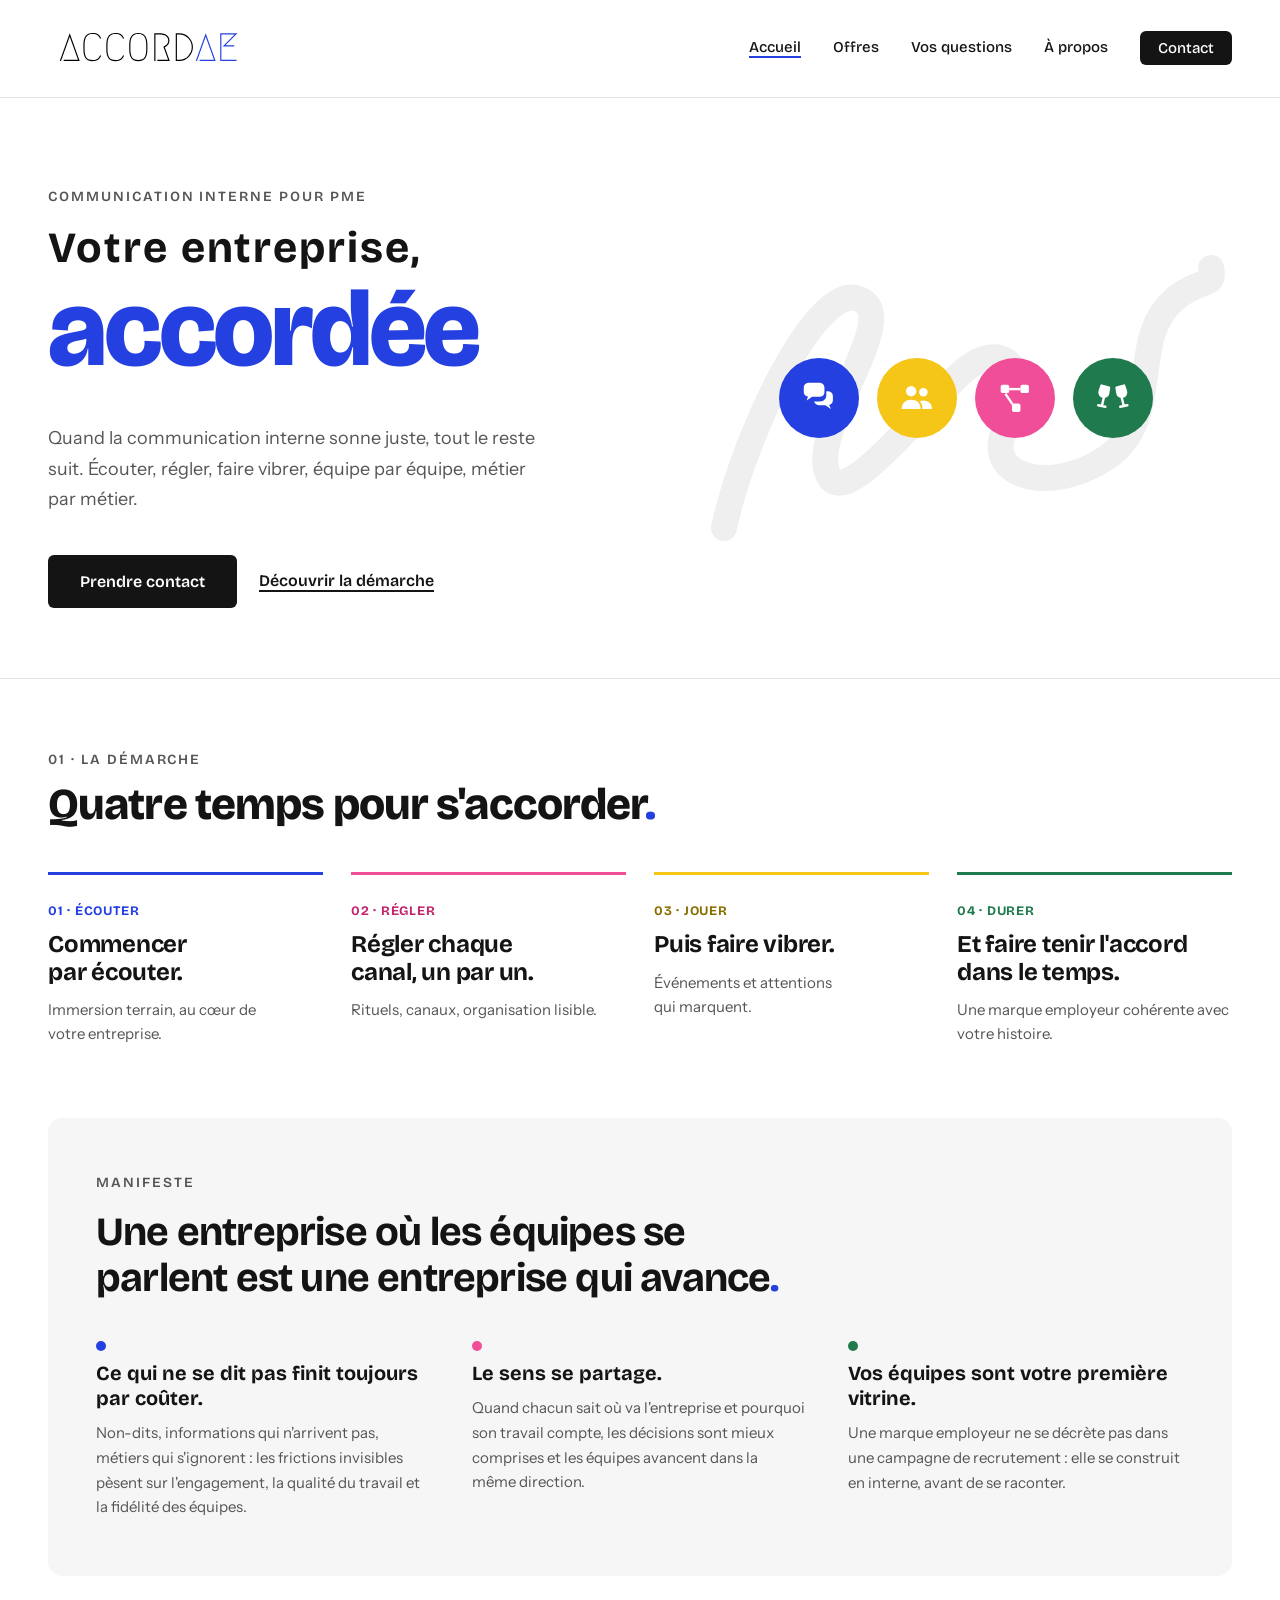
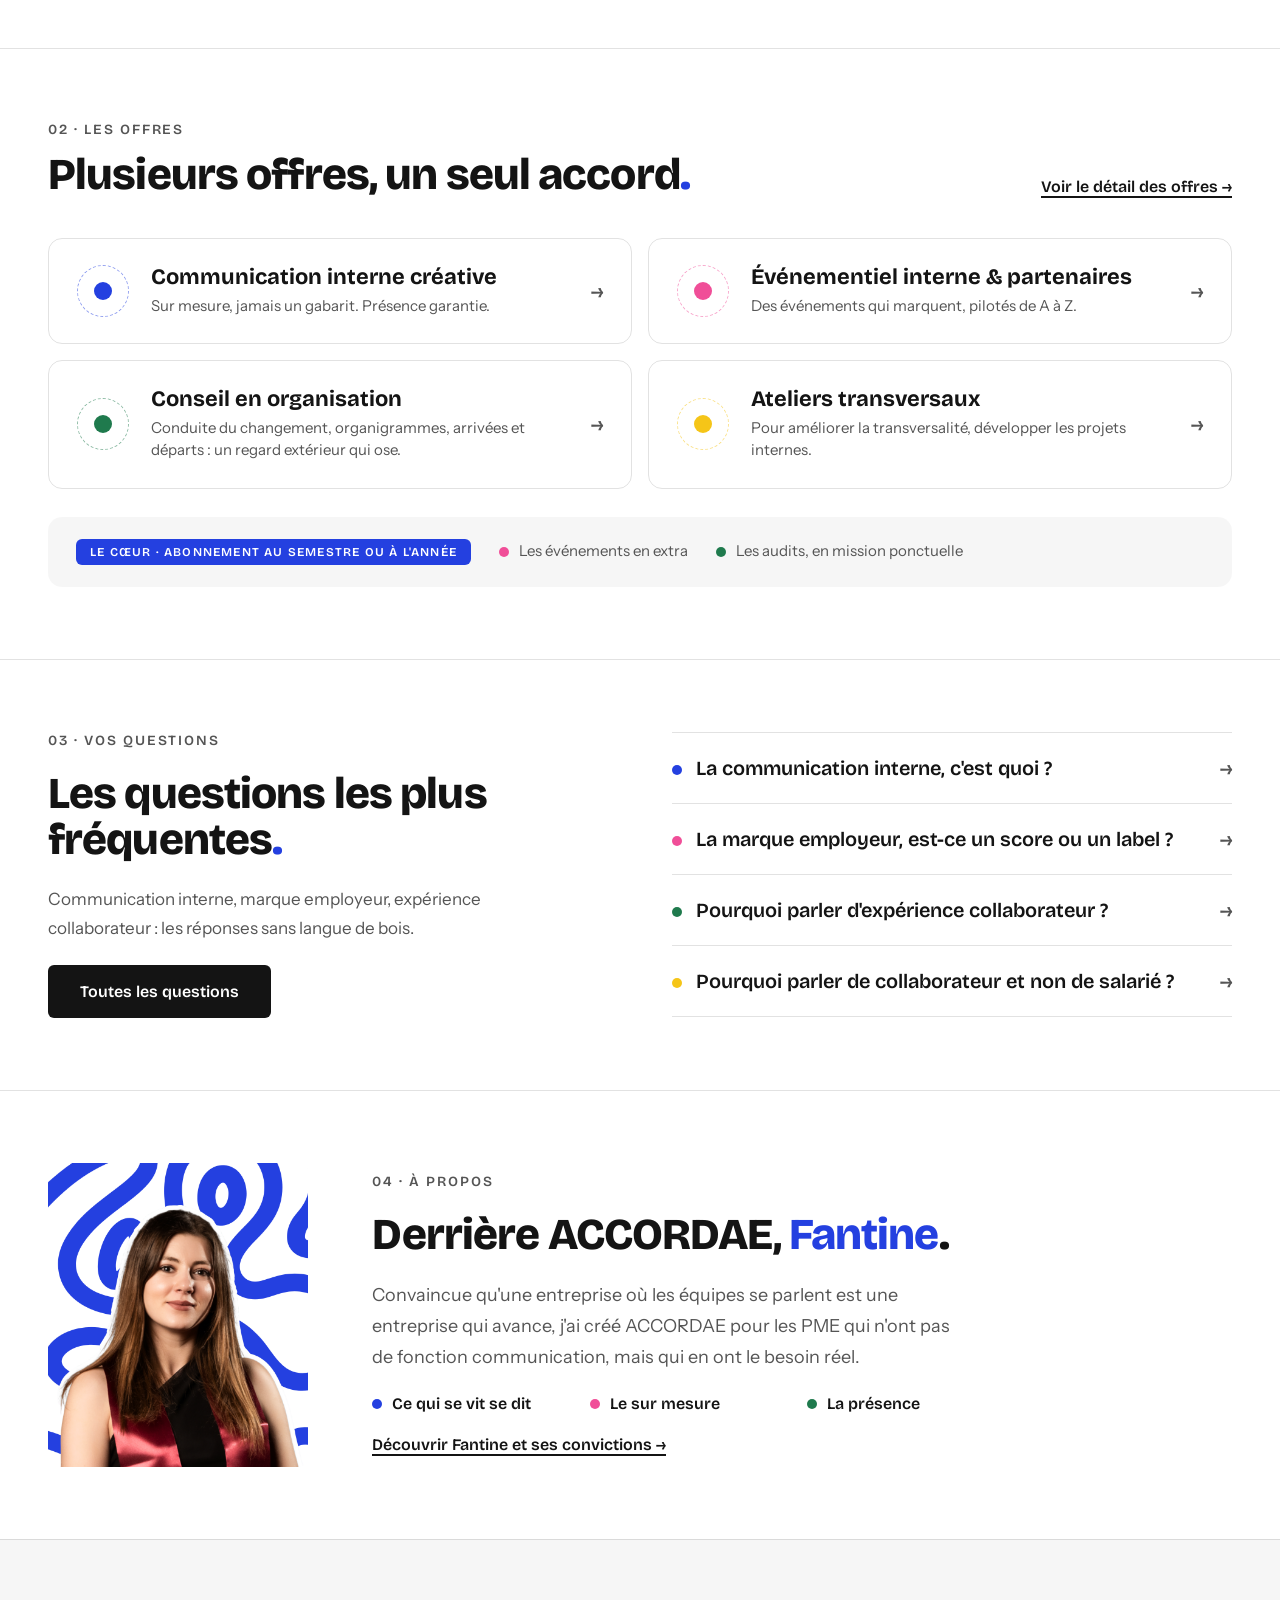
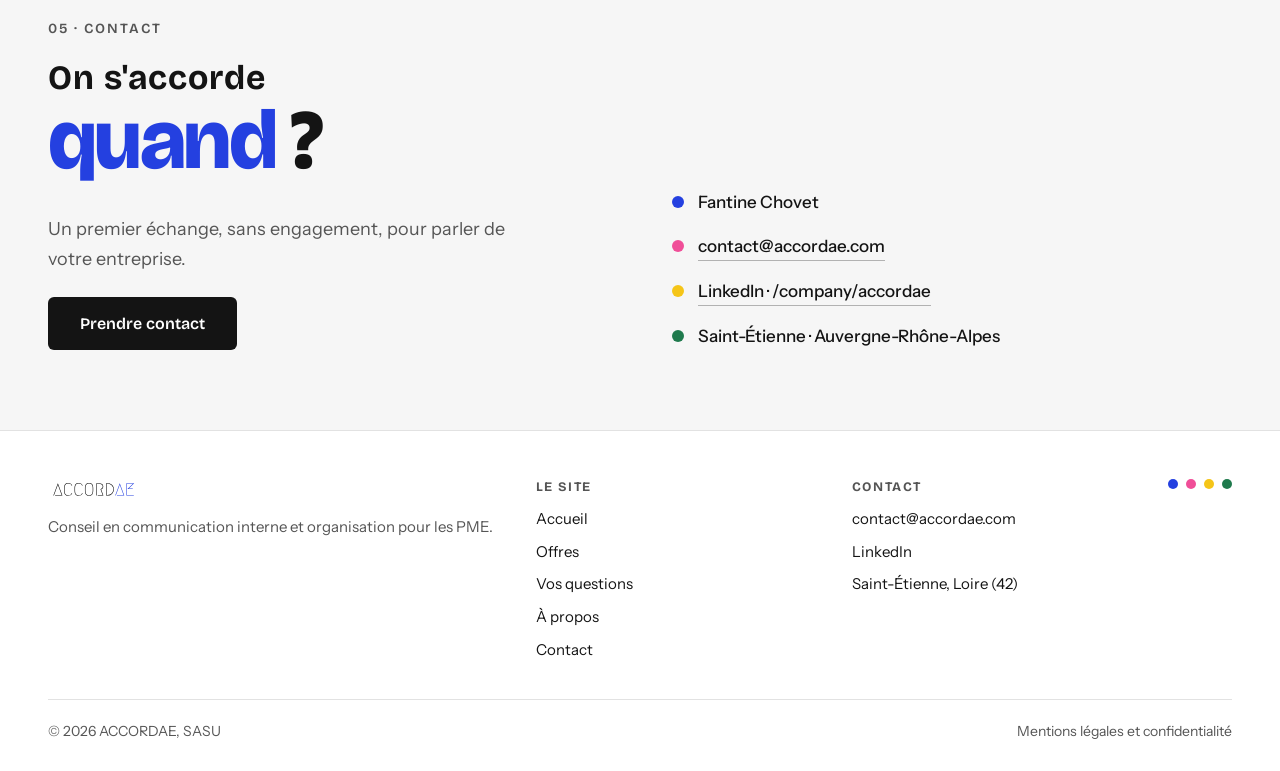
<file: index.html>
<!DOCTYPE html>
<html lang="fr">
<head>
<meta charset="utf-8">
<meta name="viewport" content="width=device-width, initial-scale=1">
<title>Communication interne PME à Saint-Étienne | ACCORDAE</title>
<meta name="description" content="Communication interne, organisation et marque employeur pour les PME de la Loire. ACCORDAE accorde vos équipes, sur le terrain, chaque semaine.">
<link rel="canonical" href="https://www.accordae.com/">
<meta property="og:type" content="website">
<meta property="og:locale" content="fr_FR">
<meta property="og:site_name" content="ACCORDAE">
<meta property="og:title" content="Communication interne PME à Saint-Étienne | ACCORDAE">
<meta property="og:description" content="Communication interne, organisation et marque employeur pour les PME de la Loire. ACCORDAE accorde vos équipes, sur le terrain, chaque semaine.">
<meta property="og:url" content="https://www.accordae.com/">
<meta property="og:image" content="https://www.accordae.com/assets/img/og-image.png">
<meta name="twitter:card" content="summary_large_image">
<meta name="theme-color" content="#2440E0">
<link rel="icon" type="image/png" href="assets/img/favicon.png">
<link rel="apple-touch-icon" href="assets/img/favicon.png">
<link rel="preconnect" href="https://fonts.googleapis.com">
<link rel="preconnect" href="https://fonts.gstatic.com" crossorigin>
<link rel="stylesheet" href="https://fonts.googleapis.com/css2?family=Bricolage+Grotesque:opsz,wght@12..96,300..800&family=Instrument+Sans:ital,wght@0,400;0,500;0,600;1,400&display=swap">
<link rel="stylesheet" href="assets/css/style.css?v=3">
</head>
<body>
<a class="skip" href="#contenu">Aller au contenu</a>
<header class="header">
  <a class="logo" href="index.html" aria-label="ACCORDAE, retour à l'accueil"><img src="assets/img/logo-accordae.svg" alt="ACCORDAE" width="124" height="30"></a>
  <button class="burger" type="button" aria-expanded="false" aria-controls="nav" aria-label="Ouvrir le menu"><span class="burger__bars"><span></span><span></span><span></span></span></button>
  <nav id="nav" class="nav" aria-label="Menu principal">
    <a href="index.html" aria-current="page">Accueil</a>
    <a href="offres.html">Offres</a>
    <a href="vos-questions.html">Vos questions</a>
    <a href="a-propos.html">À propos</a>
    <a href="contact.html" class="nav__cta">Contact</a>
  </nav>
</header>

<main id="contenu">
<section class="hero hero--split">
  <div>
    <h1 class="h1"><span class="kicker" style="display:block">Communication interne pour PME</span><span class="pre" style="font-size:43px;letter-spacing:.045em">Votre entreprise,</span><span class="big" style="font-size:108px">accordée</span></h1>
    <p class="lead" style="margin:28px 0 40px;max-width:520px">Quand la communication interne sonne juste, tout le reste suit. Écouter, régler, faire vibrer, équipe par équipe, métier par métier.</p>
    <div class="actions">
      <a class="btn" href="contact.html">Prendre contact</a>
      <a class="lien" href="#demarche">Découvrir la démarche</a>
    </div>
  </div>
  <div class="orchestre">
    <svg viewBox="0 0 520 340" preserveAspectRatio="xMidYMid meet" aria-hidden="true"><path class="trait" pathLength="1" d="M18 300 C 40 200, 110 60, 150 70 C 200 82, 110 190, 120 240 C 130 290, 200 200, 250 150 C 300 100, 330 150, 300 200 C 275 245, 340 270, 400 230 C 460 190, 420 110, 470 70 C 495 50, 510 60, 505 40"></path></svg>
    <div class="bulles">
      <span class="pop" style="animation-delay:1.10s"><span class="bob" style="animation-delay:0s"><a class="bulle" href="#demarche" style="--c:#2440E0" aria-label="Écouter"><svg viewBox="0 0 40 40" fill="#fff" aria-hidden="true"><path d="M4 9c0-3 2.5-5 6-5h10c3.5 0 6 2 6 5v5c0 3-2.5 5-6 5h-7l-6 4 1.5-4.3C5.6 18 4 16.3 4 14z"></path><path d="M28 13h1c3.5 0 6 2 6 5v5c0 2.4-1.6 4-4 4.6L33 32l-6-4h-6c-3 0-5.4-1.5-6-4h6c4.5 0 7-3 7-6.6z"></path></svg></a></span></span>
      <span class="pop" style="animation-delay:1.28s"><span class="bob" style="animation-delay:-0.9s"><a class="bulle" href="#demarche" style="--c:#F5C518" aria-label="Jouer"><svg viewBox="0 0 40 40" fill="#fff" aria-hidden="true"><circle cx="14" cy="13" r="5.5"></circle><circle cx="27" cy="14" r="4.5"></circle><path d="M4 31c0-5.5 4.5-9 10-9s10 3.5 10 9v1H4z"></path><path d="M26 32v-1c0-3-1-5.5-3-7.3 1.2-.5 2.5-.7 4-.7 4.8 0 9 3 9 8v1z"></path></svg></a></span></span>
      <span class="pop" style="animation-delay:1.46s"><span class="bob" style="animation-delay:-1.8s"><a class="bulle" href="#demarche" style="--c:#F04E98" aria-label="Régler"><svg viewBox="0 0 40 40" fill="#fff" aria-hidden="true"><rect x="5" y="6" width="9" height="9" rx="2"></rect><rect x="26" y="6" width="9" height="9" rx="2"></rect><rect x="17" y="26" width="9" height="9" rx="2"></rect><path d="M14 9.5h12v2.5H14z"></path><path d="M11 15l7.5 11-2 1.4L9 16.4z"></path></svg></a></span></span>
      <span class="pop" style="animation-delay:1.64s"><span class="bob" style="animation-delay:-2.7s"><a class="bulle" href="#demarche" style="--c:#1F7A4D" aria-label="Durer"><svg viewBox="0 0 40 40" fill="none" stroke="#fff" stroke-width="2.6" stroke-linecap="round" stroke-linejoin="round" aria-hidden="true"><path d="M8 7l8 2.2-1 6.3a4.6 4.6 0 0 1-9-2.4z" fill="#fff"></path><path d="M11 17.6l-2.6 11M4.5 28l7.6 1.6"></path><path d="M32 7l-8 2.2 1 6.3a4.6 4.6 0 0 0 9-2.4z" fill="#fff"></path><path d="M29 17.6l2.6 11M35.5 28l-7.6 1.6"></path></svg></a></span></span>
    </div>
  </div>
</section>

<!-- 01 Démarche -->
<section id="demarche" class="bt" style="padding:72px var(--pad);scroll-margin-top:80px">
  <div style="display:flex;flex-wrap:wrap;gap:16px 40px;justify-content:space-between;align-items:flex-end;margin-bottom:44px">
    <div>
      <p class="kicker" style="margin-bottom:14px">01 · La démarche</p>
      <h2 class="h2" style="font-size:44px">Quatre temps pour s'accorder<span class="bleu">.</span></h2>
    </div>
  </div>
  <div style="display:flex;flex-wrap:wrap;gap:56px 28px">
    <div style="display:flex;flex-wrap:wrap;gap:56px 28px;flex:1 1 440px;min-width:0"><article style="display:flex;flex-direction:column;gap:12px;padding-top:28px;border-top:3px solid #2440E0;flex:1 1 200px;min-width:0"><span style="font:700 13px var(--titre);letter-spacing:.06em;color:#2440E0">01 · ÉCOUTER</span><h3 style="font:700 24px/1.15 var(--titre);letter-spacing:-.01em;text-wrap:balance">Commencer par écouter.</h3><p style="font-size:15px;line-height:1.6;color:var(--sub)">Immersion terrain, au cœur de votre entreprise.</p></article><article style="display:flex;flex-direction:column;gap:12px;padding-top:28px;border-top:3px solid #F04E98;flex:1 1 200px;min-width:0"><span style="font:700 13px var(--titre);letter-spacing:.06em;color:#C4246E">02 · RÉGLER</span><h3 style="font:700 24px/1.15 var(--titre);letter-spacing:-.01em;text-wrap:balance">Régler chaque canal, un par un.</h3><p style="font-size:15px;line-height:1.6;color:var(--sub)">Rituels, canaux, organisation lisible.</p></article></div><div style="display:flex;flex-wrap:wrap;gap:56px 28px;flex:1 1 440px;min-width:0"><article style="display:flex;flex-direction:column;gap:12px;padding-top:28px;border-top:3px solid #F5C518;flex:1 1 200px;min-width:0"><span style="font:700 13px var(--titre);letter-spacing:.06em;color:#8A6D00">03 · JOUER</span><h3 style="font:700 24px/1.15 var(--titre);letter-spacing:-.01em;text-wrap:balance">Puis faire vibrer.</h3><p style="font-size:15px;line-height:1.6;color:var(--sub)">Événements et attentions qui marquent.</p></article><article style="display:flex;flex-direction:column;gap:12px;padding-top:28px;border-top:3px solid #1F7A4D;flex:1 1 200px;min-width:0"><span style="font:700 13px var(--titre);letter-spacing:.06em;color:#1F7A4D">04 · DURER</span><h3 style="font:700 24px/1.15 var(--titre);letter-spacing:-.01em;text-wrap:balance">Et faire tenir l'accord dans le temps.</h3><p style="font-size:15px;line-height:1.6;color:var(--sub)">Une marque employeur cohérente avec votre histoire.</p></article></div>
  </div>
  <div style="margin-top:72px;padding:56px 48px;background:var(--soft);border-radius:14px;display:flex;flex-direction:column;gap:40px">
    <div style="display:flex;flex-direction:column;gap:18px;max-width:900px">
      <p class="kicker" style="margin:0">Manifeste</p>
      <p style="font:700 40px/1.15 var(--titre);letter-spacing:-.02em;text-wrap:balance">Une entreprise où les équipes se parlent est une entreprise qui avance<span class="bleu">.</span></p>
    </div>
    <div style="display:grid;grid-template-columns:repeat(auto-fit,minmax(min(100%,240px),1fr));gap:32px 40px">
      <div style="display:flex;flex-direction:column;gap:10px">
        <span class="dot" style="--c:var(--bleu)"></span>
        <h3 style="font:700 20px/1.25 var(--titre)">Ce qui ne se dit pas finit toujours par coûter.</h3>
        <p style="font-size:15px;line-height:1.65;color:var(--sub)">Non-dits, informations qui n'arrivent pas, métiers qui s'ignorent&nbsp;: les frictions invisibles pèsent sur l'engagement, la qualité du travail et la fidélité des équipes.</p>
      </div>
      <div style="display:flex;flex-direction:column;gap:10px">
        <span class="dot" style="--c:var(--rose)"></span>
        <h3 style="font:700 20px/1.25 var(--titre)">Le sens se partage.</h3>
        <p style="font-size:15px;line-height:1.65;color:var(--sub)">Quand chacun sait où va l'entreprise et pourquoi son travail compte, les décisions sont mieux comprises et les équipes avancent dans la même direction.</p>
      </div>
      <div style="display:flex;flex-direction:column;gap:10px">
        <span class="dot" style="--c:var(--vert)"></span>
        <h3 style="font:700 20px/1.25 var(--titre)">Vos équipes sont votre première vitrine.</h3>
        <p style="font-size:15px;line-height:1.65;color:var(--sub)">Une marque employeur ne se décrète pas dans une campagne de recrutement&nbsp;: elle se construit en interne, avant de se raconter.</p>
      </div>
    </div>
  </div>
</section>

<!-- 02 Offres -->
<section class="bt" style="padding:72px var(--pad)">
  <div style="display:flex;flex-wrap:wrap;gap:16px 40px;justify-content:space-between;align-items:flex-end;margin-bottom:40px">
    <div>
      <p class="kicker" style="margin-bottom:14px">02 · Les offres</p>
      <h2 class="h2" style="font-size:44px">Plusieurs offres, un seul accord<span class="bleu">.</span></h2>
    </div>
    <a class="lien" href="offres.html">Voir le détail des offres →</a>
  </div>
  <div style="display:grid;grid-template-columns:repeat(auto-fit,minmax(min(100%,420px),1fr));gap:16px">
    <a href="offres.html" style="display:grid;grid-template-columns:52px minmax(0,1fr) auto;gap:22px;align-items:center;padding:26px 28px;border:1.5px solid var(--line);border-radius:14px"><span class="acc__ico" style="--c:#2440E0" aria-hidden="true"><span></span></span><span style="display:flex;flex-direction:column;gap:4px"><span style="font:700 22px/1.15 var(--titre)">Communication interne créative</span><span style="font-size:15px;line-height:1.5;color:var(--sub)">Sur mesure, jamais un gabarit. Présence garantie.</span></span><span aria-hidden="true" style="font:600 20px var(--titre);color:var(--sub)">→</span></a>
<a href="offres.html" style="display:grid;grid-template-columns:52px minmax(0,1fr) auto;gap:22px;align-items:center;padding:26px 28px;border:1.5px solid var(--line);border-radius:14px"><span class="acc__ico" style="--c:#F04E98" aria-hidden="true"><span></span></span><span style="display:flex;flex-direction:column;gap:4px"><span style="font:700 22px/1.15 var(--titre)">Événementiel interne &amp; partenaires</span><span style="font-size:15px;line-height:1.5;color:var(--sub)">Des événements qui marquent, pilotés de A à Z.</span></span><span aria-hidden="true" style="font:600 20px var(--titre);color:var(--sub)">→</span></a>
<a href="offres.html" style="display:grid;grid-template-columns:52px minmax(0,1fr) auto;gap:22px;align-items:center;padding:26px 28px;border:1.5px solid var(--line);border-radius:14px"><span class="acc__ico" style="--c:#1F7A4D" aria-hidden="true"><span></span></span><span style="display:flex;flex-direction:column;gap:4px"><span style="font:700 22px/1.15 var(--titre)">Conseil en organisation</span><span style="font-size:15px;line-height:1.5;color:var(--sub)">Conduite du changement, organigrammes, arrivées et départs&nbsp;: un regard extérieur qui ose.</span></span><span aria-hidden="true" style="font:600 20px var(--titre);color:var(--sub)">→</span></a>
<a href="offres.html" style="display:grid;grid-template-columns:52px minmax(0,1fr) auto;gap:22px;align-items:center;padding:26px 28px;border:1.5px solid var(--line);border-radius:14px"><span class="acc__ico" style="--c:#F5C518" aria-hidden="true"><span></span></span><span style="display:flex;flex-direction:column;gap:4px"><span style="font:700 22px/1.15 var(--titre)">Ateliers transversaux</span><span style="font-size:15px;line-height:1.5;color:var(--sub)">Pour améliorer la transversalité, développer les projets internes.</span></span><span aria-hidden="true" style="font:600 20px var(--titre);color:var(--sub)">→</span></a>
  </div>
  <div style="display:flex;flex-wrap:wrap;gap:12px 28px;align-items:center;margin-top:28px;padding:22px 28px;background:var(--soft);border-radius:14px">
    <span class="tag tag--plein">Le cœur · abonnement au semestre ou à l'année</span>
    <span style="display:flex;gap:10px;align-items:center;font-size:15px;color:var(--sub)"><span class="dot" style="--c:var(--rose)"></span>Les événements en extra</span>
    <span style="display:flex;gap:10px;align-items:center;font-size:15px;color:var(--sub)"><span class="dot" style="--c:var(--vert)"></span>Les audits, en mission ponctuelle</span>
  </div>
</section>

<!-- 03 Questions -->
<section class="bt" style="padding:72px var(--pad)">
  <div style="display:grid;grid-template-columns:repeat(auto-fit,minmax(min(100%,340px),1fr));gap:40px 64px;align-items:start">
    <div style="display:flex;flex-direction:column;gap:22px;align-items:flex-start">
      <p class="kicker" style="margin:0">03 · Vos questions</p>
      <h2 class="h2" style="font-size:44px">Les questions les plus fréquentes<span class="bleu">.</span></h2>
      <p class="lead" style="font-size:17px">Communication interne, marque employeur, expérience collaborateur&nbsp;: les réponses sans langue de bois.</p>
      <a class="btn" href="vos-questions.html">Toutes les questions</a>
    </div>
    <ul style="border-top:1px solid var(--line)">
      <li style="border-bottom:1px solid var(--line)"><a href="vos-questions.html" style="display:flex;gap:16px;align-items:baseline;justify-content:space-between;padding:22px 0;font:600 20px/1.3 var(--titre)"><span style="display:flex;gap:14px;align-items:baseline"><span class="dot" style="--c:#2440E0"></span><span>La communication interne, c'est quoi&nbsp;?</span></span><span aria-hidden="true" style="color:var(--sub)">→</span></a></li>
<li style="border-bottom:1px solid var(--line)"><a href="vos-questions.html" style="display:flex;gap:16px;align-items:baseline;justify-content:space-between;padding:22px 0;font:600 20px/1.3 var(--titre)"><span style="display:flex;gap:14px;align-items:baseline"><span class="dot" style="--c:#F04E98"></span><span>La marque employeur, est-ce un score ou un label&nbsp;?</span></span><span aria-hidden="true" style="color:var(--sub)">→</span></a></li>
<li style="border-bottom:1px solid var(--line)"><a href="vos-questions.html" style="display:flex;gap:16px;align-items:baseline;justify-content:space-between;padding:22px 0;font:600 20px/1.3 var(--titre)"><span style="display:flex;gap:14px;align-items:baseline"><span class="dot" style="--c:#1F7A4D"></span><span>Pourquoi parler d'expérience collaborateur&nbsp;?</span></span><span aria-hidden="true" style="color:var(--sub)">→</span></a></li>
<li style="border-bottom:1px solid var(--line)"><a href="vos-questions.html" style="display:flex;gap:16px;align-items:baseline;justify-content:space-between;padding:22px 0;font:600 20px/1.3 var(--titre)"><span style="display:flex;gap:14px;align-items:baseline"><span class="dot" style="--c:#F5C518"></span><span>Pourquoi parler de collaborateur et non de salarié&nbsp;?</span></span><span aria-hidden="true" style="color:var(--sub)">→</span></a></li>
    </ul>
  </div>
</section>

<!-- 04 À propos -->
<section class="bt" style="padding:72px var(--pad)">
  <div style="display:flex;flex-wrap:wrap;gap:40px 64px;align-items:center">
    <div class="apropos-photo" style="flex:1 1 260px;max-width:340px;aspect-ratio:6/7">
      <img src="assets/img/fantine.png" alt="Portrait de Fantine Chovet, fondatrice d'ACCORDAE" style="width:100%;height:100%;object-fit:cover;border-radius:10px">
    </div>
    <div style="display:flex;flex-direction:column;gap:22px;align-items:flex-start;flex:999 1 380px;min-width:0">
      <p class="kicker" style="margin:0">04 · À propos</p>
      <h2 class="h2" style="font-size:44px">Derrière ACCORDAE, <span class="bleu">Fantine</span>.</h2>
      <p class="lead" style="max-width:600px">Convaincue qu'une entreprise où les équipes se parlent est une entreprise qui avance, j'ai créé ACCORDAE pour les PME qui n'ont pas de fonction communication, mais qui en ont le besoin réel.</p>
      <ul style="display:grid;grid-template-columns:repeat(auto-fit,minmax(170px,1fr));gap:12px;width:100%;max-width:640px">
        <li style="display:flex;gap:10px;align-items:center;font:600 16px var(--titre)"><span class="dot" style="--c:var(--bleu)"></span>Ce qui se vit se dit</li>
        <li style="display:flex;gap:10px;align-items:center;font:600 16px var(--titre)"><span class="dot" style="--c:var(--rose)"></span>Le sur mesure</li>
        <li style="display:flex;gap:10px;align-items:center;font:600 16px var(--titre)"><span class="dot" style="--c:var(--vert)"></span>La présence</li>
      </ul>
      <a class="lien" href="a-propos.html">Découvrir Fantine et ses convictions →</a>
    </div>
  </div>
</section>

<!-- 05 Contact -->
<section class="bt" style="padding:80px var(--pad);background:var(--soft)">
  <div style="display:grid;grid-template-columns:repeat(auto-fit,minmax(min(100%,360px),1fr));gap:40px 64px;align-items:end">
    <div style="display:flex;flex-direction:column;gap:22px;align-items:flex-start">
      <p class="kicker" style="margin:0">05 · Contact</p>
      <h2 class="h1"><span class="pre" style="font-size:34px">On s'accorde</span><span class="big" style="font-size:84px">quand<span class="noir">&nbsp;?</span></span></h2>
      <p class="lead" style="max-width:480px">Un premier échange, sans engagement, pour parler de votre entreprise.</p>
      <a class="btn" href="contact.html">Prendre contact</a>
    </div>
    <ul class="coord">
      <li><span class="dot" style="--c:var(--bleu)"></span>Fantine Chovet</li>
      <li><span class="dot" style="--c:var(--rose)"></span><a href="mailto:contact@accordae.com">contact@accordae.com</a></li>
      <li><span class="dot" style="--c:var(--jaune)"></span><a href="https://www.linkedin.com/company/accordae" target="_blank" rel="noopener">LinkedIn · /company/accordae</a></li>
      <li><span class="dot" style="--c:var(--vert)"></span>Saint-Étienne · Auvergne-Rhône-Alpes</li>
    </ul>
  </div>
</section>
</main>

<footer class="footer">
  <div class="footer__grid">
    <div>
      <a class="logo" href="index.html"><img src="assets/img/logo-accordae.svg" alt="ACCORDAE" width="140" height="34"></a>
      <p class="footer__tag">Conseil en communication interne et organisation pour les PME.</p>
    </div>
    <div>
      <h2>Le site</h2>
      <ul><li><a href="index.html">Accueil</a></li><li><a href="offres.html">Offres</a></li><li><a href="vos-questions.html">Vos questions</a></li><li><a href="a-propos.html">À propos</a></li><li><a href="contact.html">Contact</a></li></ul>
    </div>
    <div>
      <h2>Contact</h2>
      <ul><li><a href="mailto:contact@accordae.com">contact@accordae.com</a></li><li><a href="https://www.linkedin.com/in/fantine-chovet" target="_blank" rel="noopener">LinkedIn</a></li><li>Saint-Étienne, Loire (42)</li></ul>
    </div>
    <div><span class="dots" aria-hidden="true"><span class="dot" style="--c:var(--bleu)"></span><span class="dot" style="--c:var(--rose)"></span><span class="dot" style="--c:var(--jaune)"></span><span class="dot" style="--c:var(--vert)"></span></span></div>
  </div>
  <div class="footer__bas">
    <span>© <span data-annee>2026</span> ACCORDAE, SASU</span>
    <a href="mentions-legales.html">Mentions légales et confidentialité</a>
  </div>
</footer>
<script src="assets/js/main.js?v=3" defer></script>
</body>
</html>
</file>
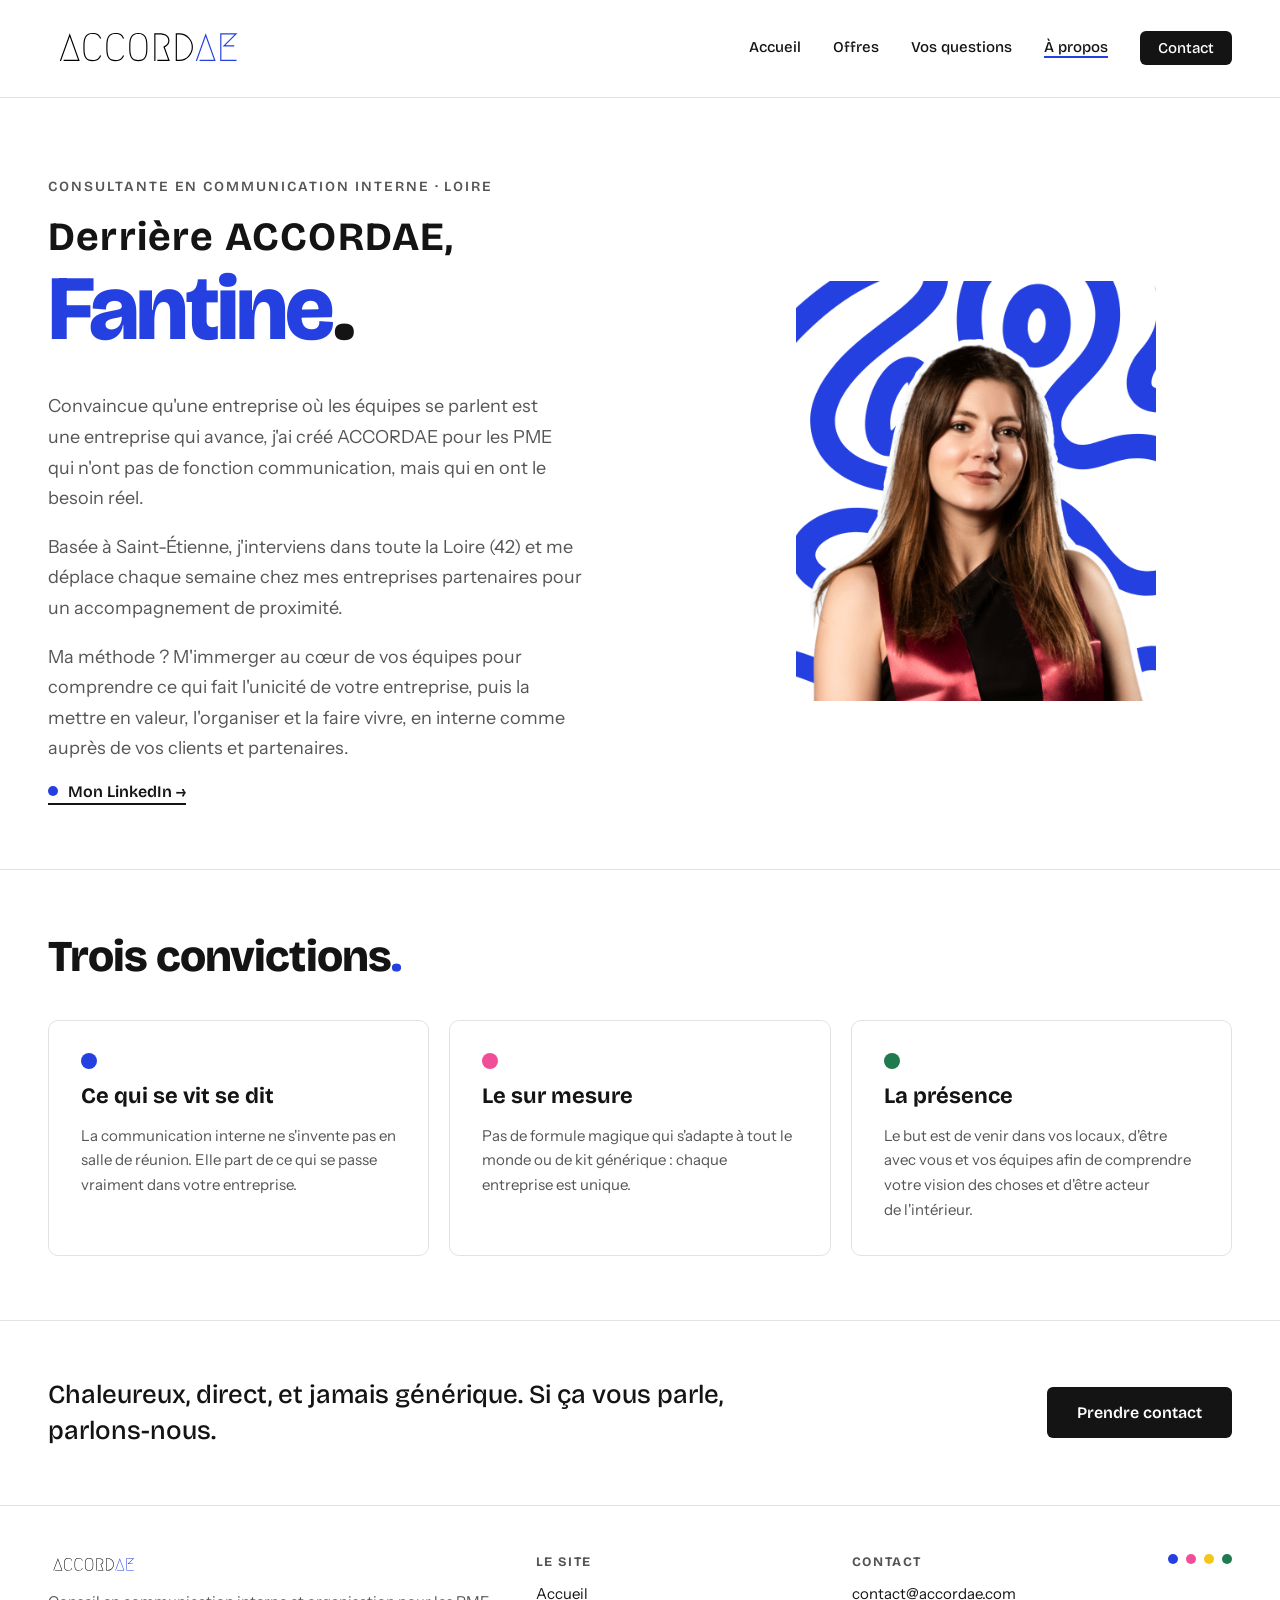
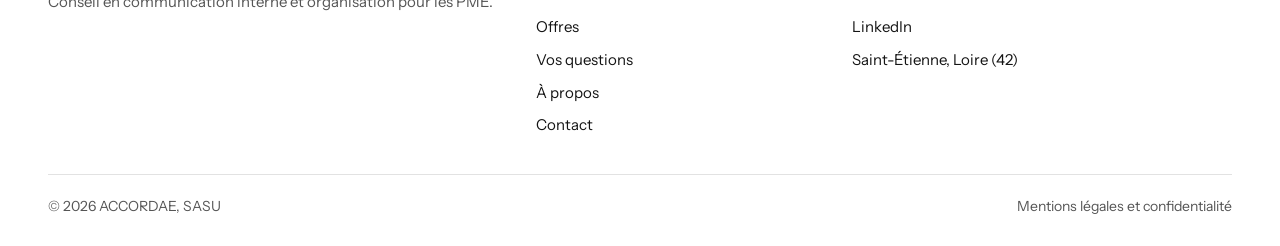
<file: a-propos.html>
<!DOCTYPE html>
<html lang="fr">
<head>
<meta charset="utf-8">
<meta name="viewport" content="width=device-width, initial-scale=1">
<title>Consultante communication interne Loire | ACCORDAE</title>
<meta name="description" content="Fantine Chovet, consultante en communication interne basée à Saint-Étienne, accompagne les PME de la Loire avec une présence terrain chaque semaine.">
<link rel="canonical" href="https://www.accordae.com/a-propos.html">
<meta property="og:type" content="website">
<meta property="og:locale" content="fr_FR">
<meta property="og:site_name" content="ACCORDAE">
<meta property="og:title" content="Consultante communication interne Loire | ACCORDAE">
<meta property="og:description" content="Fantine Chovet, consultante en communication interne basée à Saint-Étienne, accompagne les PME de la Loire avec une présence terrain chaque semaine.">
<meta property="og:url" content="https://www.accordae.com/a-propos.html">
<meta property="og:image" content="https://www.accordae.com/assets/img/og-image.png">
<meta name="twitter:card" content="summary_large_image">
<meta name="theme-color" content="#2440E0">
<link rel="icon" type="image/png" href="assets/img/favicon.png">
<link rel="apple-touch-icon" href="assets/img/favicon.png">
<link rel="preconnect" href="https://fonts.googleapis.com">
<link rel="preconnect" href="https://fonts.gstatic.com" crossorigin>
<link rel="stylesheet" href="https://fonts.googleapis.com/css2?family=Bricolage+Grotesque:opsz,wght@12..96,300..800&family=Instrument+Sans:ital,wght@0,400;0,500;0,600;1,400&display=swap">
<link rel="stylesheet" href="assets/css/style.css?v=3">
</head>
<body>
<a class="skip" href="#contenu">Aller au contenu</a>
<header class="header">
  <a class="logo" href="index.html" aria-label="ACCORDAE, retour à l'accueil"><img src="assets/img/logo-accordae.svg" alt="ACCORDAE" width="124" height="30"></a>
  <button class="burger" type="button" aria-expanded="false" aria-controls="nav" aria-label="Ouvrir le menu"><span class="burger__bars"><span></span><span></span><span></span></span></button>
  <nav id="nav" class="nav" aria-label="Menu principal">
    <a href="index.html">Accueil</a>
    <a href="offres.html">Offres</a>
    <a href="vos-questions.html">Vos questions</a>
    <a href="a-propos.html" aria-current="page">À propos</a>
    <a href="contact.html" class="nav__cta">Contact</a>
  </nav>
</header>

<main id="contenu">
<section class="hero hero--split hero--apropos" style="padding-top:80px;padding-bottom:64px">
  <div>
    <h1 class="h1"><span class="kicker" style="display:block">Consultante en communication interne · Loire</span><span class="pre">Derrière ACCORDAE,</span><span class="big">Fantine<span class="noir">.</span></span></h1>
    <div style="display:flex;flex-direction:column;gap:18px;max-width:540px;margin-top:28px">
      <p class="lead">Convaincue qu'une entreprise où les équipes se parlent est une entreprise qui avance, j'ai créé ACCORDAE pour les PME qui n'ont pas de fonction communication, mais qui en ont le besoin réel.</p>
      <p class="lead">Basée à Saint-Étienne, j'interviens dans toute la Loire (42) et me déplace chaque semaine chez mes entreprises partenaires pour un accompagnement de proximité.</p>
      <p class="lead">Ma méthode&nbsp;? M'immerger au cœur de vos équipes pour comprendre ce qui fait l'unicité de votre entreprise, puis la mettre en valeur, l'organiser et la faire vivre, en interne comme auprès de vos clients et partenaires.</p>
      <a class="linkedin" href="https://www.linkedin.com/in/fantine-chovet" target="_blank" rel="noopener"><span class="dot"></span>Mon LinkedIn →</a>
    </div>
  </div>
  <div class="portrait"><img src="assets/img/fantine.png" alt="Portrait de Fantine Chovet, fondatrice d'ACCORDAE" width="360" height="420"></div>
</section>

<section class="formules bt">
  <h2 class="h2" style="font-size:44px;margin-bottom:40px">Trois convictions<span class="bleu">.</span></h2>
  <div class="cards cards--3">
    <article class="card conv"><span class="dot" style="--c:var(--bleu)"></span><h3>Ce qui se vit se dit</h3><p>La communication interne ne s'invente pas en salle de réunion. Elle part de ce qui se passe vraiment dans votre entreprise.</p></article>
    <article class="card conv"><span class="dot" style="--c:var(--rose)"></span><h3>Le sur mesure</h3><p>Pas de formule magique qui s'adapte à tout le monde ou de kit générique&nbsp;: chaque entreprise est unique.</p></article>
    <article class="card conv"><span class="dot" style="--c:var(--vert)"></span><h3>La présence</h3><p>Le but est de venir dans vos locaux, d'être avec vous et vos équipes afin de comprendre votre vision des choses et d'être acteur de l'intérieur.</p></article>
  </div>
</section>

<section class="band">
  <p style="max-width:720px">Chaleureux, direct, et jamais générique. Si ça vous parle, parlons-nous.</p>
  <a class="btn" href="contact.html">Prendre contact</a>
</section>
</main>

<footer class="footer">
  <div class="footer__grid">
    <div>
      <a class="logo" href="index.html"><img src="assets/img/logo-accordae.svg" alt="ACCORDAE" width="140" height="34"></a>
      <p class="footer__tag">Conseil en communication interne et organisation pour les PME.</p>
    </div>
    <div>
      <h2>Le site</h2>
      <ul><li><a href="index.html">Accueil</a></li><li><a href="offres.html">Offres</a></li><li><a href="vos-questions.html">Vos questions</a></li><li><a href="a-propos.html">À propos</a></li><li><a href="contact.html">Contact</a></li></ul>
    </div>
    <div>
      <h2>Contact</h2>
      <ul><li><a href="mailto:contact@accordae.com">contact@accordae.com</a></li><li><a href="https://www.linkedin.com/in/fantine-chovet" target="_blank" rel="noopener">LinkedIn</a></li><li>Saint-Étienne, Loire (42)</li></ul>
    </div>
    <div><span class="dots" aria-hidden="true"><span class="dot" style="--c:var(--bleu)"></span><span class="dot" style="--c:var(--rose)"></span><span class="dot" style="--c:var(--jaune)"></span><span class="dot" style="--c:var(--vert)"></span></span></div>
  </div>
  <div class="footer__bas">
    <span>© <span data-annee>2026</span> ACCORDAE, SASU</span>
    <a href="mentions-legales.html">Mentions légales et confidentialité</a>
  </div>
</footer>
<script src="assets/js/main.js?v=3" defer></script>
</body>
</html>
</file>
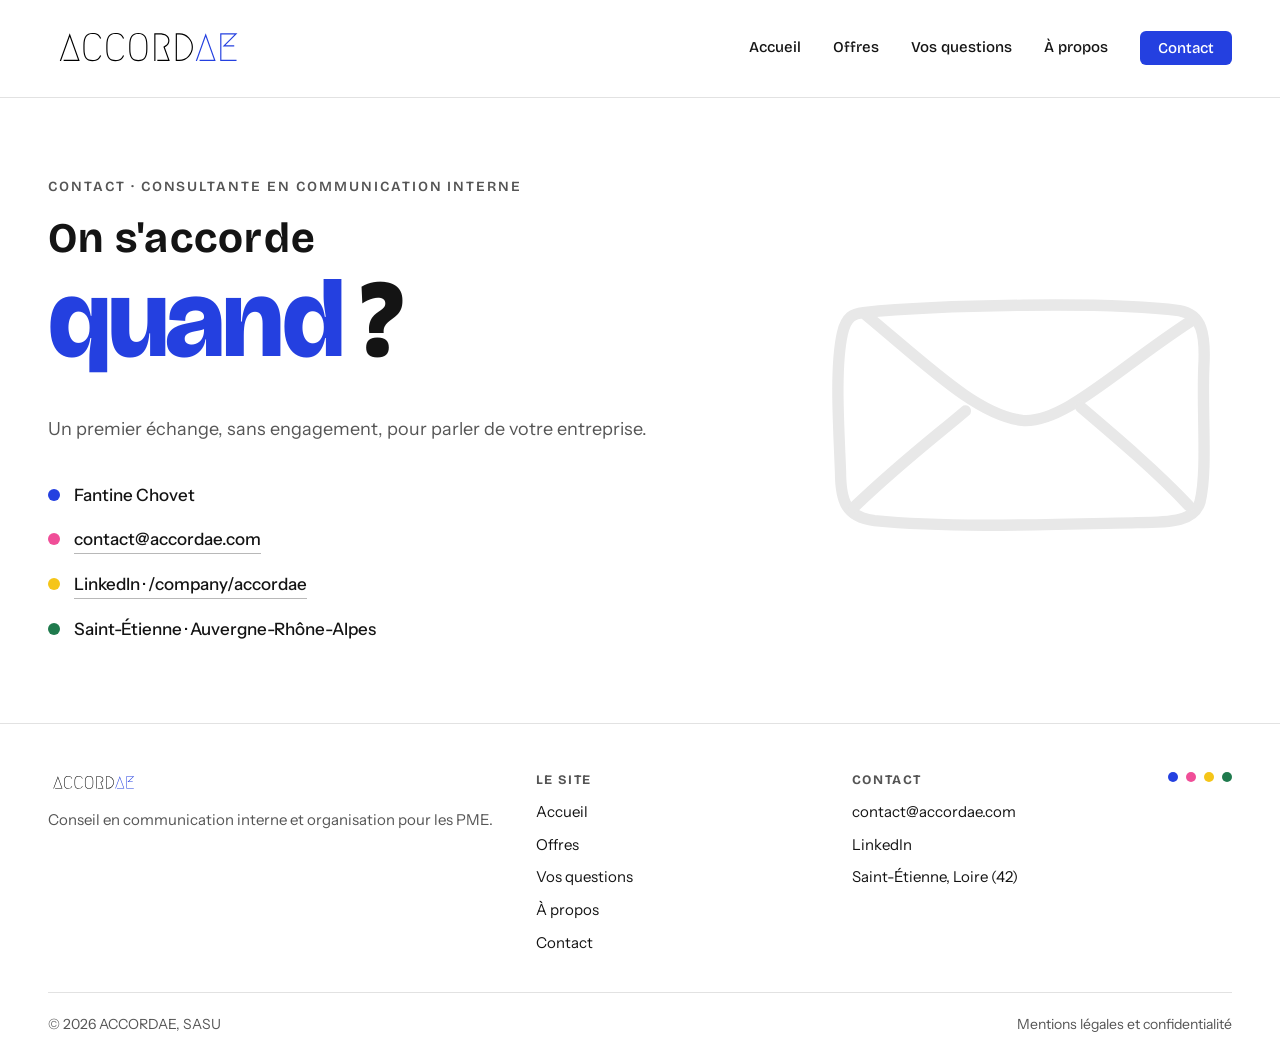
<file: contact.html>
<!DOCTYPE html>
<html lang="fr">
<head>
<meta charset="utf-8">
<meta name="viewport" content="width=device-width, initial-scale=1">
<title>Contact consultante communication interne | ACCORDAE</title>
<meta name="description" content="Parlez de votre entreprise avec Fantine Chovet, fondatrice d'ACCORDAE : un premier échange sans engagement sur votre communication interne, en Loire.">
<link rel="canonical" href="https://www.accordae.com/contact.html">
<meta property="og:type" content="website">
<meta property="og:locale" content="fr_FR">
<meta property="og:site_name" content="ACCORDAE">
<meta property="og:title" content="Contact consultante communication interne | ACCORDAE">
<meta property="og:description" content="Parlez de votre entreprise avec Fantine Chovet, fondatrice d'ACCORDAE : un premier échange sans engagement sur votre communication interne, en Loire.">
<meta property="og:url" content="https://www.accordae.com/contact.html">
<meta property="og:image" content="https://www.accordae.com/assets/img/og-image.png">
<meta name="twitter:card" content="summary_large_image">
<meta name="theme-color" content="#2440E0">
<link rel="icon" type="image/png" href="assets/img/favicon.png">
<link rel="apple-touch-icon" href="assets/img/favicon.png">
<link rel="preconnect" href="https://fonts.googleapis.com">
<link rel="preconnect" href="https://fonts.gstatic.com" crossorigin>
<link rel="stylesheet" href="https://fonts.googleapis.com/css2?family=Bricolage+Grotesque:opsz,wght@12..96,300..800&family=Instrument+Sans:ital,wght@0,400;0,500;0,600;1,400&display=swap">
<link rel="stylesheet" href="assets/css/style.css?v=3">
</head>
<body>
<a class="skip" href="#contenu">Aller au contenu</a>
<header class="header">
  <a class="logo" href="index.html" aria-label="ACCORDAE, retour à l'accueil"><img src="assets/img/logo-accordae.svg" alt="ACCORDAE" width="124" height="30"></a>
  <button class="burger" type="button" aria-expanded="false" aria-controls="nav" aria-label="Ouvrir le menu"><span class="burger__bars"><span></span><span></span><span></span></span></button>
  <nav id="nav" class="nav" aria-label="Menu principal">
    <a href="index.html">Accueil</a>
    <a href="offres.html">Offres</a>
    <a href="vos-questions.html">Vos questions</a>
    <a href="a-propos.html">À propos</a>
    <a href="contact.html" aria-current="page" class="nav__cta">Contact</a>
  </nav>
</header>

<main id="contenu">
<section class="hero contact" style="padding-bottom:80px">
  <svg class="contact__mail" viewBox="0 0 460 330" width="440" height="316" aria-hidden="true"><path class="trait" pathLength="1" style="stroke:#E8E8E8;stroke-width:12" d="M70 62 C 150 54, 330 50, 404 60 C 428 64, 432 84, 430 120 C 428 170, 434 230, 426 262 C 420 282, 398 284, 360 284 C 270 286, 160 290, 82 282 C 52 278, 46 262, 46 230 C 44 180, 40 120, 48 84 C 52 66, 60 63, 70 62 C 140 120, 190 170, 238 176 C 282 180, 340 120, 418 70"></path><path class="trait" pathLength="1" style="stroke:#E8E8E8;stroke-width:12;animation-delay:1.2s" d="M60 268 C 110 220, 150 190, 178 166 M300 162 C 340 196, 380 230, 414 266"></path></svg>
  <h1 class="h1"><span class="kicker" style="display:block">Contact · consultante en communication interne</span><span class="pre" style="font-size:42px">On s'accorde</span><span class="big" style="font-size:110px">quand<span class="noir">&nbsp;?</span></span></h1>
  <p class="lead" style="max-width:none;margin:28px 0 36px">Un premier échange, sans engagement, pour parler de votre entreprise.</p>
  <div class="coord-wrap">
    <ul class="coord">
      <li><span class="dot" style="--c:var(--bleu)"></span>Fantine Chovet</li>
      <li><span class="dot" style="--c:var(--rose)"></span><a href="mailto:contact@accordae.com">contact@accordae.com</a></li>
      <li><span class="dot" style="--c:var(--jaune)"></span><a href="https://www.linkedin.com/company/accordae" target="_blank" rel="noopener">LinkedIn · /company/accordae</a></li>
      <li><span class="dot" style="--c:var(--vert)"></span>Saint-Étienne · Auvergne-Rhône-Alpes</li>
    </ul>
  </div>
</section>
</main>

<footer class="footer">
  <div class="footer__grid">
    <div>
      <a class="logo" href="index.html"><img src="assets/img/logo-accordae.svg" alt="ACCORDAE" width="140" height="34"></a>
      <p class="footer__tag">Conseil en communication interne et organisation pour les PME.</p>
    </div>
    <div>
      <h2>Le site</h2>
      <ul><li><a href="index.html">Accueil</a></li><li><a href="offres.html">Offres</a></li><li><a href="vos-questions.html">Vos questions</a></li><li><a href="a-propos.html">À propos</a></li><li><a href="contact.html">Contact</a></li></ul>
    </div>
    <div>
      <h2>Contact</h2>
      <ul><li><a href="mailto:contact@accordae.com">contact@accordae.com</a></li><li><a href="https://www.linkedin.com/in/fantine-chovet" target="_blank" rel="noopener">LinkedIn</a></li><li>Saint-Étienne, Loire (42)</li></ul>
    </div>
    <div><span class="dots" aria-hidden="true"><span class="dot" style="--c:var(--bleu)"></span><span class="dot" style="--c:var(--rose)"></span><span class="dot" style="--c:var(--jaune)"></span><span class="dot" style="--c:var(--vert)"></span></span></div>
  </div>
  <div class="footer__bas">
    <span>© <span data-annee>2026</span> ACCORDAE, SASU</span>
    <a href="mentions-legales.html">Mentions légales et confidentialité</a>
  </div>
</footer>
<script src="assets/js/main.js?v=3" defer></script>
</body>
</html>
</file>
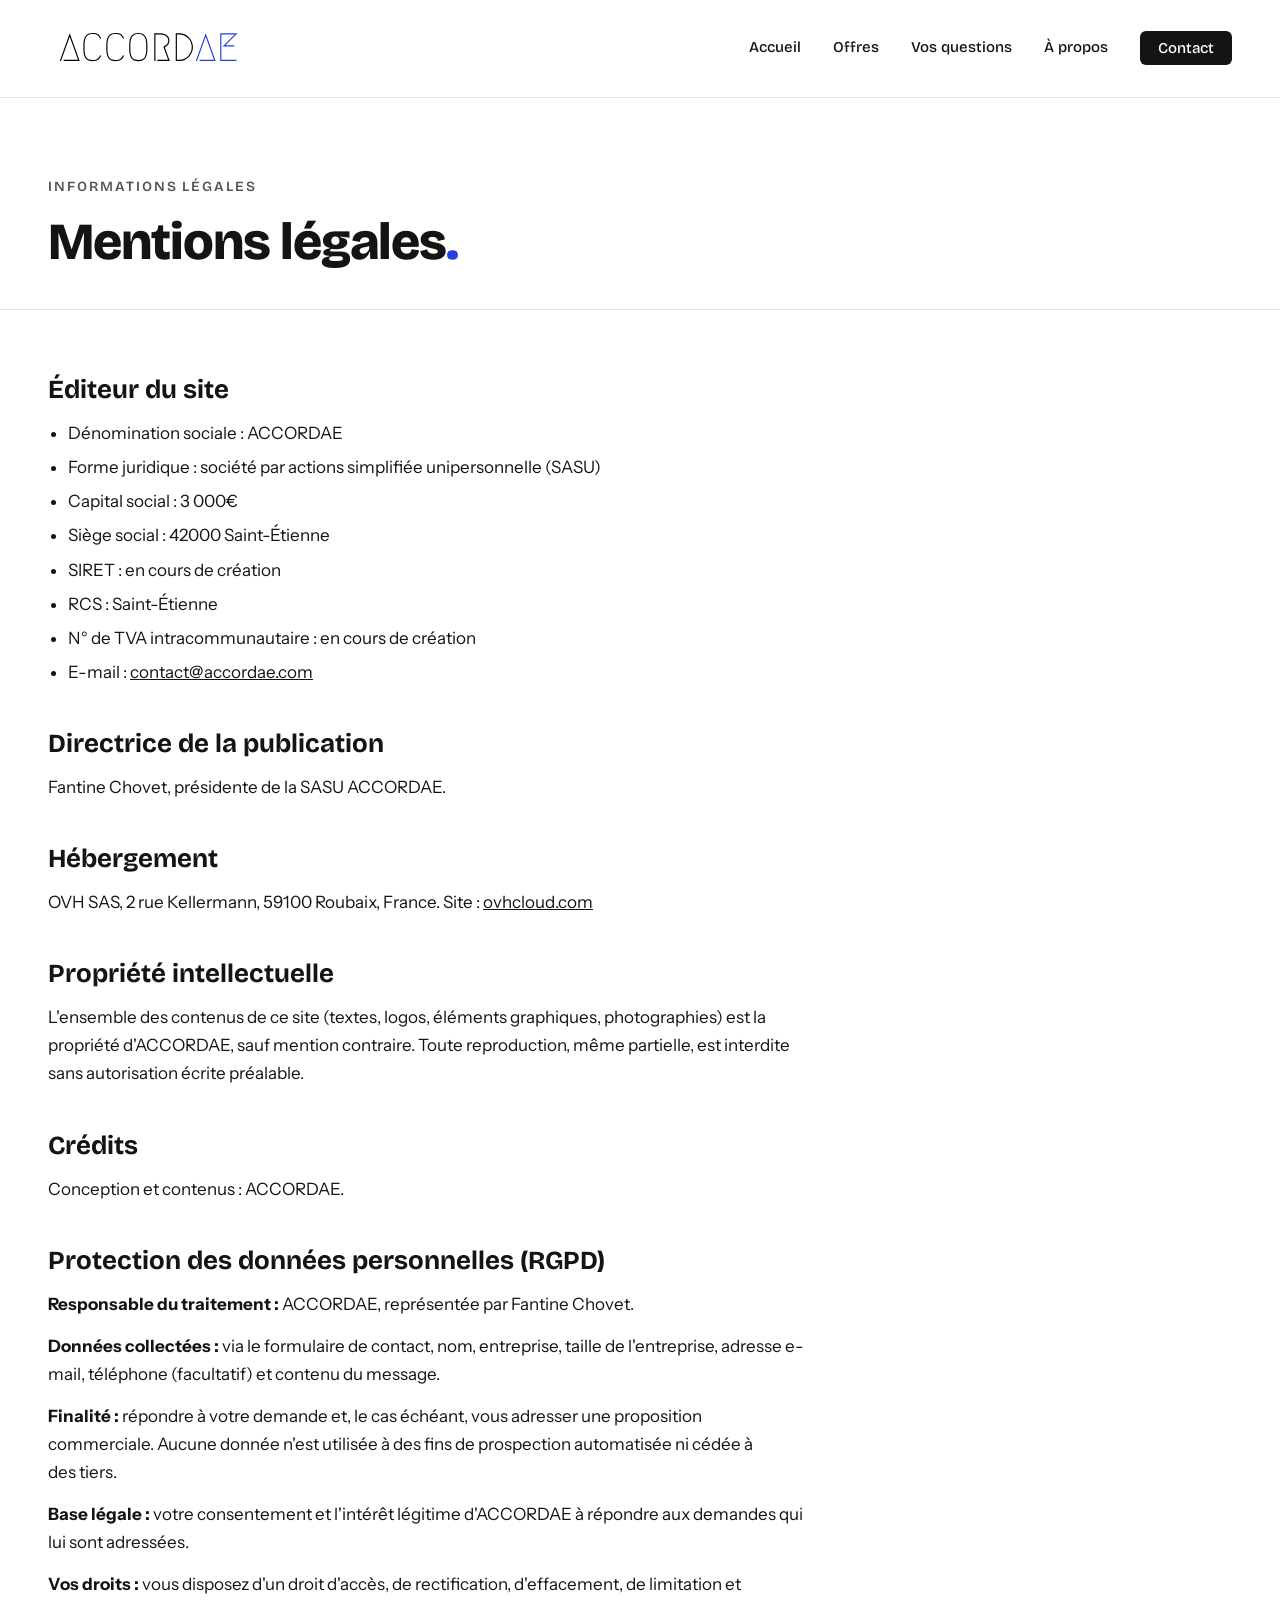
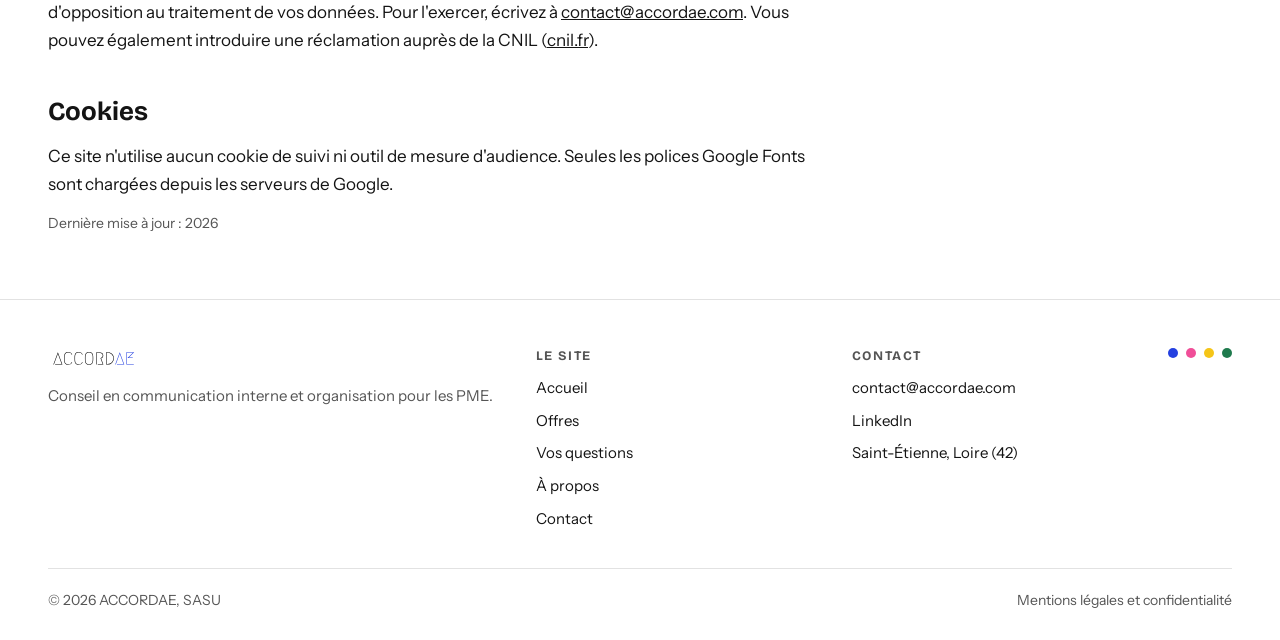
<file: mentions-legales.html>
<!DOCTYPE html>
<html lang="fr">
<head>
<meta charset="utf-8">
<meta name="viewport" content="width=device-width, initial-scale=1">
<title>Mentions légales et confidentialité du site | ACCORDAE</title>
<meta name="description" content="Mentions légales du site accordae.com, édité par la SASU ACCORDAE à Saint-Étienne : éditeur, hébergement, protection des données et cookies.">
<link rel="canonical" href="https://www.accordae.com/mentions-legales.html">
<meta property="og:type" content="website">
<meta property="og:locale" content="fr_FR">
<meta property="og:site_name" content="ACCORDAE">
<meta property="og:title" content="Mentions légales et confidentialité du site | ACCORDAE">
<meta property="og:description" content="Mentions légales du site accordae.com, édité par la SASU ACCORDAE à Saint-Étienne : éditeur, hébergement, protection des données et cookies.">
<meta property="og:url" content="https://www.accordae.com/mentions-legales.html">
<meta property="og:image" content="https://www.accordae.com/assets/img/og-image.png">
<meta name="twitter:card" content="summary_large_image">
<meta name="theme-color" content="#2440E0">
<link rel="icon" type="image/png" href="assets/img/favicon.png">
<link rel="apple-touch-icon" href="assets/img/favicon.png">
<link rel="preconnect" href="https://fonts.googleapis.com">
<link rel="preconnect" href="https://fonts.gstatic.com" crossorigin>
<link rel="stylesheet" href="https://fonts.googleapis.com/css2?family=Bricolage+Grotesque:opsz,wght@12..96,300..800&family=Instrument+Sans:ital,wght@0,400;0,500;0,600;1,400&display=swap">
<link rel="stylesheet" href="assets/css/style.css?v=3">
</head>
<body>
<a class="skip" href="#contenu">Aller au contenu</a>
<header class="header">
  <a class="logo" href="index.html" aria-label="ACCORDAE, retour à l'accueil"><img src="assets/img/logo-accordae.svg" alt="ACCORDAE" width="124" height="30"></a>
  <button class="burger" type="button" aria-expanded="false" aria-controls="nav" aria-label="Ouvrir le menu"><span class="burger__bars"><span></span><span></span><span></span></span></button>
  <nav id="nav" class="nav" aria-label="Menu principal">
    <a href="index.html">Accueil</a>
    <a href="offres.html">Offres</a>
    <a href="vos-questions.html">Vos questions</a>
    <a href="a-propos.html">À propos</a>
    <a href="contact.html" class="nav__cta">Contact</a>
  </nav>
</header>

<main id="contenu">
<section class="hero" style="padding-bottom:40px">
  <p class="kicker">Informations légales</p>
  <h1 class="h2">Mentions légales<span class="bleu">.</span></h1>
</section>
<section class="bt">
  <div class="prose">
    <h2>Éditeur du site</h2>
    <ul>
      <li>Dénomination sociale&nbsp;: ACCORDAE</li>
      <li>Forme juridique&nbsp;: société par actions simplifiée unipersonnelle (SASU)</li>
      <li>Capital social&nbsp;: 3&nbsp;000€</li>
      <li>Siège social&nbsp;: 42000 Saint-Étienne</li>
      <li>SIRET&nbsp;: en cours de création</li>
      <li>RCS&nbsp;: Saint-Étienne</li>
      <li>N° de TVA intracommunautaire&nbsp;: en cours de création</li>
      <li>E-mail&nbsp;: <a href="mailto:contact@accordae.com">contact@accordae.com</a></li>
    </ul>
    <h2>Directrice de la publication</h2>
    <p>Fantine Chovet, présidente de la SASU ACCORDAE.</p>
    <h2>Hébergement</h2>
    <p>OVH SAS, 2 rue Kellermann, 59100 Roubaix, France. Site&nbsp;: <a href="https://www.ovhcloud.com" target="_blank" rel="noopener">ovhcloud.com</a></p>
    <h2>Propriété intellectuelle</h2>
    <p>L'ensemble des contenus de ce site (textes, logos, éléments graphiques, photographies) est la propriété d'ACCORDAE, sauf mention contraire. Toute reproduction, même partielle, est interdite sans autorisation écrite préalable.</p>
    <h2>Crédits</h2>
    <p>Conception et contenus&nbsp;: ACCORDAE.</p>

    <h2 id="rgpd">Protection des données personnelles (RGPD)</h2>
    <p><strong>Responsable du traitement&nbsp;:</strong> ACCORDAE, représentée par Fantine Chovet.</p>
    <p><strong>Données collectées&nbsp;:</strong> via le formulaire de contact, nom, entreprise, taille de l'entreprise, adresse e-mail, téléphone (facultatif) et contenu du message.</p>
    <p><strong>Finalité&nbsp;:</strong> répondre à votre demande et, le cas échéant, vous adresser une proposition commerciale. Aucune donnée n'est utilisée à des fins de prospection automatisée ni cédée à des tiers.</p>
    <p><strong>Base légale&nbsp;:</strong> votre consentement et l'intérêt légitime d'ACCORDAE à répondre aux demandes qui lui sont adressées.</p>
    <p><strong>Vos droits&nbsp;:</strong> vous disposez d'un droit d'accès, de rectification, d'effacement, de limitation et d'opposition au traitement de vos données. Pour l'exercer, écrivez à <a href="mailto:contact@accordae.com">contact@accordae.com</a>. Vous pouvez également introduire une réclamation auprès de la CNIL (<a href="https://www.cnil.fr" target="_blank" rel="noopener">cnil.fr</a>).</p>
    <h2>Cookies</h2>
    <p>Ce site n'utilise aucun cookie de suivi ni outil de mesure d'audience. Seules les polices Google Fonts sont chargées depuis les serveurs de Google.</p>
    <p class="note">Dernière mise à jour&nbsp;: 2026</p>
  </div>
</section>
</main>

<footer class="footer">
  <div class="footer__grid">
    <div>
      <a class="logo" href="index.html"><img src="assets/img/logo-accordae.svg" alt="ACCORDAE" width="140" height="34"></a>
      <p class="footer__tag">Conseil en communication interne et organisation pour les PME.</p>
    </div>
    <div>
      <h2>Le site</h2>
      <ul><li><a href="index.html">Accueil</a></li><li><a href="offres.html">Offres</a></li><li><a href="vos-questions.html">Vos questions</a></li><li><a href="a-propos.html">À propos</a></li><li><a href="contact.html">Contact</a></li></ul>
    </div>
    <div>
      <h2>Contact</h2>
      <ul><li><a href="mailto:contact@accordae.com">contact@accordae.com</a></li><li><a href="https://www.linkedin.com/in/fantine-chovet" target="_blank" rel="noopener">LinkedIn</a></li><li>Saint-Étienne, Loire (42)</li></ul>
    </div>
    <div><span class="dots" aria-hidden="true"><span class="dot" style="--c:var(--bleu)"></span><span class="dot" style="--c:var(--rose)"></span><span class="dot" style="--c:var(--jaune)"></span><span class="dot" style="--c:var(--vert)"></span></span></div>
  </div>
  <div class="footer__bas">
    <span>© <span data-annee>2026</span> ACCORDAE, SASU</span>
    <a href="mentions-legales.html">Mentions légales et confidentialité</a>
  </div>
</footer>
<script src="assets/js/main.js?v=3" defer></script>
</body>
</html>
</file>
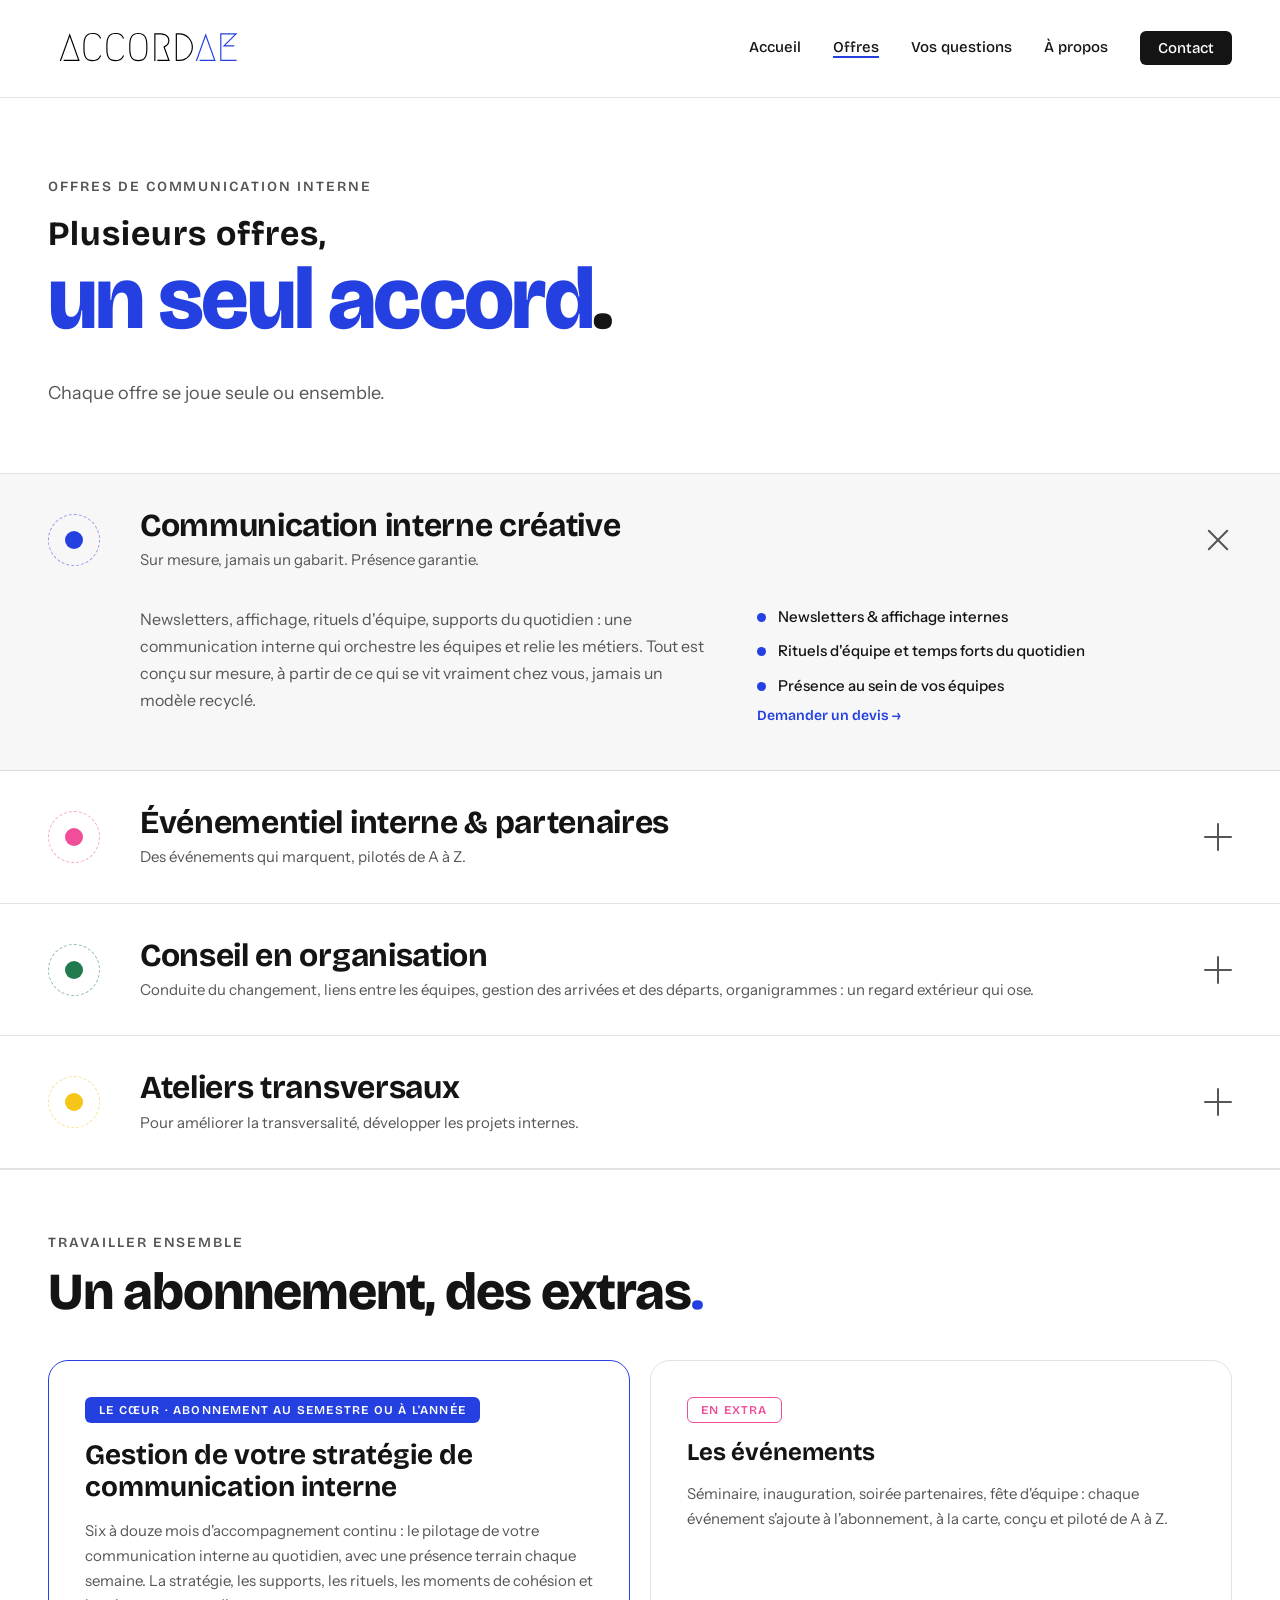
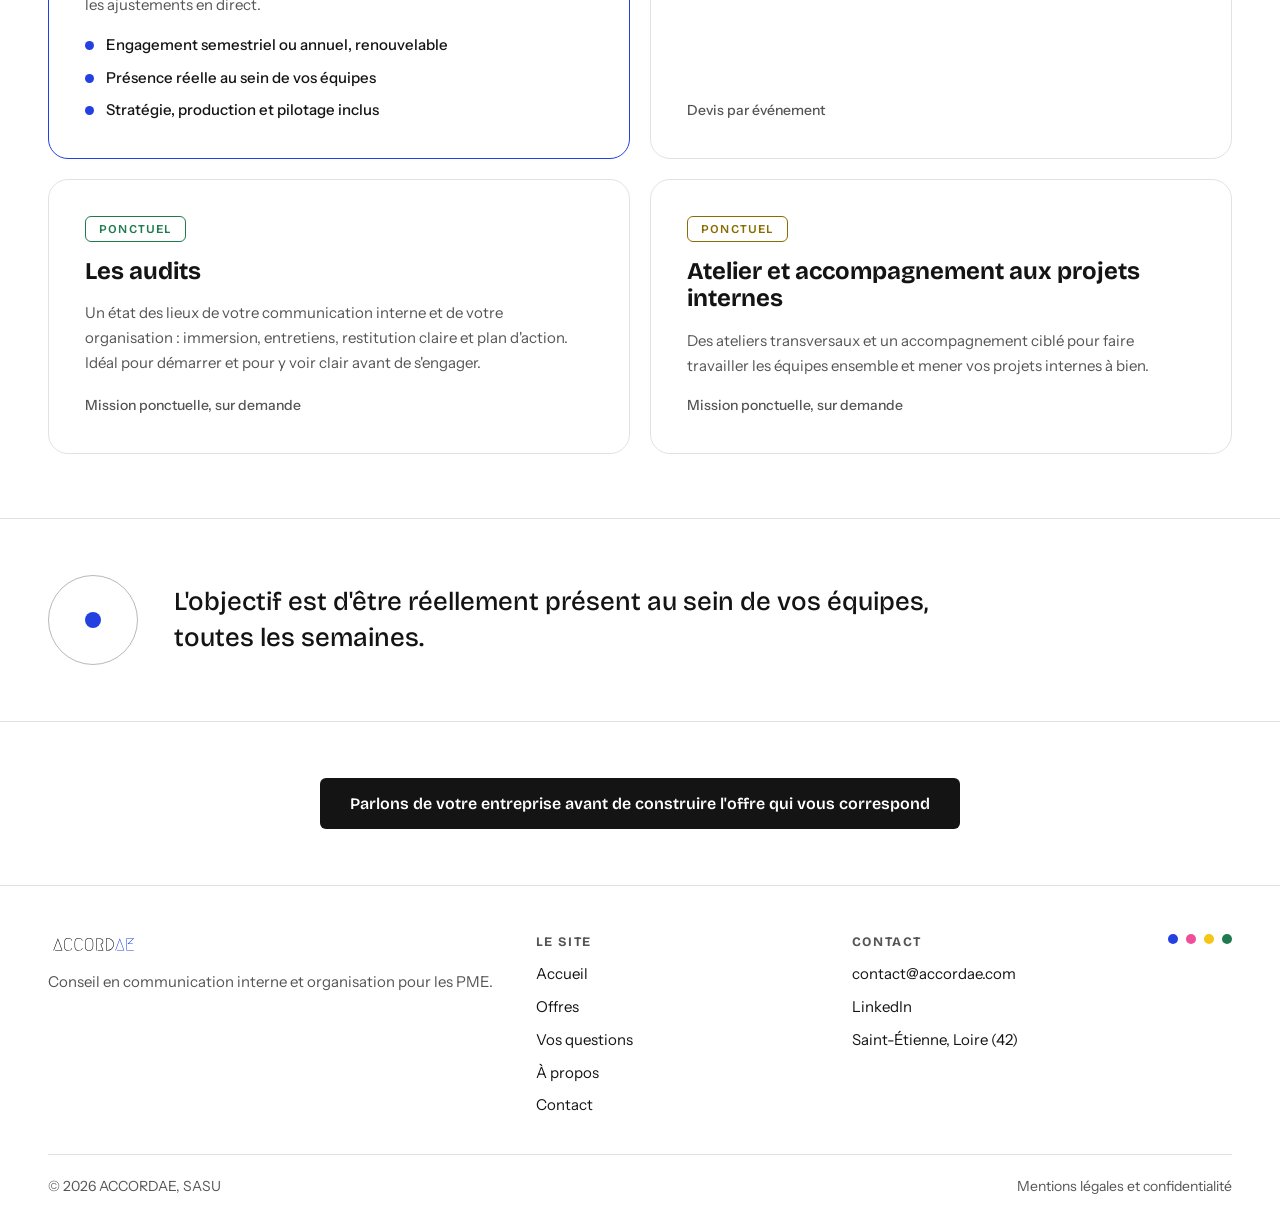
<file: offres.html>
<!DOCTYPE html>
<html lang="fr">
<head>
<meta charset="utf-8">
<meta name="viewport" content="width=device-width, initial-scale=1">
<title>Offres de communication interne et événementiel | ACCORDAE</title>
<meta name="description" content="Communication interne créative, événementiel interne, conseil en organisation et ateliers : découvrez les offres ACCORDAE en abonnement ou ponctuel.">
<link rel="canonical" href="https://www.accordae.com/offres.html">
<meta property="og:type" content="website">
<meta property="og:locale" content="fr_FR">
<meta property="og:site_name" content="ACCORDAE">
<meta property="og:title" content="Offres de communication interne et événementiel | ACCORDAE">
<meta property="og:description" content="Communication interne créative, événementiel interne, conseil en organisation et ateliers : découvrez les offres ACCORDAE en abonnement ou ponctuel.">
<meta property="og:url" content="https://www.accordae.com/offres.html">
<meta property="og:image" content="https://www.accordae.com/assets/img/og-image.png">
<meta name="twitter:card" content="summary_large_image">
<meta name="theme-color" content="#2440E0">
<link rel="icon" type="image/png" href="assets/img/favicon.png">
<link rel="apple-touch-icon" href="assets/img/favicon.png">
<link rel="preconnect" href="https://fonts.googleapis.com">
<link rel="preconnect" href="https://fonts.gstatic.com" crossorigin>
<link rel="stylesheet" href="https://fonts.googleapis.com/css2?family=Bricolage+Grotesque:opsz,wght@12..96,300..800&family=Instrument+Sans:ital,wght@0,400;0,500;0,600;1,400&display=swap">
<link rel="stylesheet" href="assets/css/style.css?v=3">
</head>
<body>
<a class="skip" href="#contenu">Aller au contenu</a>
<header class="header">
  <a class="logo" href="index.html" aria-label="ACCORDAE, retour à l'accueil"><img src="assets/img/logo-accordae.svg" alt="ACCORDAE" width="124" height="30"></a>
  <button class="burger" type="button" aria-expanded="false" aria-controls="nav" aria-label="Ouvrir le menu"><span class="burger__bars"><span></span><span></span><span></span></span></button>
  <nav id="nav" class="nav" aria-label="Menu principal">
    <a href="index.html">Accueil</a>
    <a href="offres.html" aria-current="page">Offres</a>
    <a href="vos-questions.html">Vos questions</a>
    <a href="a-propos.html">À propos</a>
    <a href="contact.html" class="nav__cta">Contact</a>
  </nav>
</header>

<main id="contenu">
<section class="hero">
  <h1 class="h1"><span class="kicker" style="display:block">Offres de communication interne</span><span class="pre" style="font-size:34px">Plusieurs offres,</span><span class="big" style="font-size:88px">un seul accord<span class="noir">.</span></span></h1>
  <p class="lead" style="margin-top:26px;max-width:560px">Chaque offre se joue seule ou ensemble.</p>
</section>

<section class="bt" aria-label="Le détail des offres">
  <div class="acc is-open" style="--c:#2440E0">
    <button class="acc__head" type="button" aria-expanded="true" aria-controls="offre-0">
      <span class="acc__ico" aria-hidden="true"><span></span></span>
      <span><h2 class="acc__title">Communication interne créative</h2><p class="acc__tag">Sur mesure, jamais un gabarit. Présence garantie.</p></span>
      <span class="plus" aria-hidden="true"></span>
    </button>
    <div class="acc__body" id="offre-0">
      <p>Newsletters, affichage, rituels d'équipe, supports du quotidien&nbsp;: une communication interne qui orchestre les équipes et relie les métiers. Tout est conçu sur mesure, à partir de ce qui se vit vraiment chez vous, jamais un modèle recyclé.</p>
      <div><ul class="points points--s" style="--c:#2440E0"><li>Newsletters &amp; affichage internes</li><li>Rituels d'équipe et temps forts du quotidien</li><li>Présence au sein de vos équipes</li></ul><a class="devis" href="contact.html">Demander un devis →</a></div>
    </div>
  </div>
  <div class="acc" style="--c:#F04E98">
    <button class="acc__head" type="button" aria-expanded="false" aria-controls="offre-1">
      <span class="acc__ico" aria-hidden="true"><span></span></span>
      <span><h2 class="acc__title">Événementiel interne &amp; partenaires</h2><p class="acc__tag">Des événements qui marquent, pilotés de A à Z.</p></span>
      <span class="plus" aria-hidden="true"></span>
    </button>
    <div class="acc__body" id="offre-1" hidden>
      <p>Séminaires, fêtes d'équipe, inaugurations, soirées clients, anniversaires d'entreprise&nbsp;: conception, organisation et pilotage. Vos équipes vivent un vrai moment, vos partenaires repartent avec la meilleure image de vous.</p>
      <div><ul class="points points--s" style="--c:#F04E98"><li>Événements internes fédérateurs</li><li>Événementiel partenaires&nbsp;: votre meilleure vitrine</li><li>Conception, logistique et pilotage complets</li></ul><a class="devis" href="contact.html">Demander un devis →</a></div>
    </div>
  </div>
  <div class="acc" style="--c:#1F7A4D">
    <button class="acc__head" type="button" aria-expanded="false" aria-controls="offre-2">
      <span class="acc__ico" aria-hidden="true"><span></span></span>
      <span><h2 class="acc__title">Conseil en organisation</h2><p class="acc__tag">Conduite du changement, liens entre les équipes, gestion des arrivées et des départs, organigrammes&nbsp;: un regard extérieur qui ose.</p></span>
      <span class="plus" aria-hidden="true"></span>
    </button>
    <div class="acc__body" id="offre-2" hidden>
      <p>Le cycle de vie du collaborateur, du premier jour au dernier. Des organigrammes lisibles, des circuits de décision clairs, une planification du quotidien qui correspond aux besoins de vos équipes, une conduite du changement sans langue de bois. Un regard extérieur qui dit ce qu'il voit.</p>
      <div><ul class="points points--s" style="--c:#1F7A4D"><li>Aménagement de l'organisation au quotidien</li><li>Organigrammes et informations lisibles</li><li>Conduite du changement</li></ul><a class="devis" href="contact.html">Demander un devis →</a></div>
    </div>
  </div>
  <div class="acc" style="--c:#F5C518">
    <button class="acc__head" type="button" aria-expanded="false" aria-controls="offre-3">
      <span class="acc__ico" aria-hidden="true"><span></span></span>
      <span><h2 class="acc__title">Ateliers transversaux</h2><p class="acc__tag">Pour améliorer la transversalité, développer les projets internes.</p></span>
      <span class="plus" aria-hidden="true"></span>
    </button>
    <div class="acc__body" id="offre-3" hidden>
      <p>Des ateliers qui réunissent les métiers autour d'une même table&nbsp;: faire tomber les silos, croiser les regards et faire avancer vos projets internes ensemble. Conçus sur mesure et animés au sein de vos équipes.</p>
      <div><ul class="points points--s" style="--c:#F5C518"><li>Améliorer la transversalité entre les équipes</li><li>Développer et faire avancer les projets internes</li><li>Animation sur mesure, dans vos locaux</li></ul><a class="devis" href="contact.html">Demander un devis →</a></div>
    </div>
  </div>
</section>

<section class="formules bt">
  <p class="kicker" style="margin-bottom:14px">Travailler ensemble</p>
  <h2 class="h2" style="margin-bottom:40px">Un abonnement, des extras<span class="bleu">.</span></h2>
  <div class="cards">
    <article class="card card--accent">
      <span class="tag tag--plein">Le cœur · abonnement au semestre ou à l'année</span>
      <h3>Gestion de votre stratégie de communication interne</h3>
      <p>Six à douze mois d'accompagnement continu&nbsp;: le pilotage de votre communication interne au quotidien, avec une présence terrain chaque semaine. La stratégie, les supports, les rituels, les moments de cohésion et les ajustements en direct.</p>
      <ul class="points points--s" style="--c:var(--bleu)"><li>Engagement semestriel ou annuel, renouvelable</li><li>Présence réelle au sein de vos équipes</li><li>Stratégie, production et pilotage inclus</li></ul>
    </article>
    <article class="card">
      <span class="tag" style="--c:var(--rose)">En extra</span>
      <h3>Les événements</h3>
      <p>Séminaire, inauguration, soirée partenaires, fête d'équipe&nbsp;: chaque événement s'ajoute à l'abonnement, à la carte, conçu et piloté de A à Z.</p>
      <span class="bas">Devis par événement</span>
    </article>
    <article class="card">
      <span class="tag" style="--c:var(--vert)">Ponctuel</span>
      <h3>Les audits</h3>
      <p>Un état des lieux de votre communication interne et de votre organisation&nbsp;: immersion, entretiens, restitution claire et plan d'action. Idéal pour démarrer et pour y voir clair avant de s'engager.</p>
      <span class="bas">Mission ponctuelle, sur demande</span>
    </article>
    <article class="card">
      <span class="tag" style="--c:#8A6D00">Ponctuel</span>
      <h3>Atelier et accompagnement aux projets internes</h3>
      <p>Des ateliers transversaux et un accompagnement ciblé pour faire travailler les équipes ensemble et mener vos projets internes à bien.</p>
      <span class="bas">Mission ponctuelle, sur demande</span>
    </article>
  </div>
</section>

<section class="band" style="justify-content:flex-start;gap:36px">
  <span class="pulse" aria-hidden="true"><span></span></span>
  <p style="max-width:820px">L'objectif est d'être réellement présent au sein de vos équipes, toutes les semaines.</p>
</section>

<section class="band" style="justify-content:center">
  <a class="btn" href="contact.html" style="text-align:center">Parlons de votre entreprise avant de construire l'offre qui vous correspond</a>
</section>
</main>

<footer class="footer">
  <div class="footer__grid">
    <div>
      <a class="logo" href="index.html"><img src="assets/img/logo-accordae.svg" alt="ACCORDAE" width="140" height="34"></a>
      <p class="footer__tag">Conseil en communication interne et organisation pour les PME.</p>
    </div>
    <div>
      <h2>Le site</h2>
      <ul><li><a href="index.html">Accueil</a></li><li><a href="offres.html">Offres</a></li><li><a href="vos-questions.html">Vos questions</a></li><li><a href="a-propos.html">À propos</a></li><li><a href="contact.html">Contact</a></li></ul>
    </div>
    <div>
      <h2>Contact</h2>
      <ul><li><a href="mailto:contact@accordae.com">contact@accordae.com</a></li><li><a href="https://www.linkedin.com/in/fantine-chovet" target="_blank" rel="noopener">LinkedIn</a></li><li>Saint-Étienne, Loire (42)</li></ul>
    </div>
    <div><span class="dots" aria-hidden="true"><span class="dot" style="--c:var(--bleu)"></span><span class="dot" style="--c:var(--rose)"></span><span class="dot" style="--c:var(--jaune)"></span><span class="dot" style="--c:var(--vert)"></span></span></div>
  </div>
  <div class="footer__bas">
    <span>© <span data-annee>2026</span> ACCORDAE, SASU</span>
    <a href="mentions-legales.html">Mentions légales et confidentialité</a>
  </div>
</footer>
<script src="assets/js/main.js?v=3" defer></script>
</body>
</html>
</file>
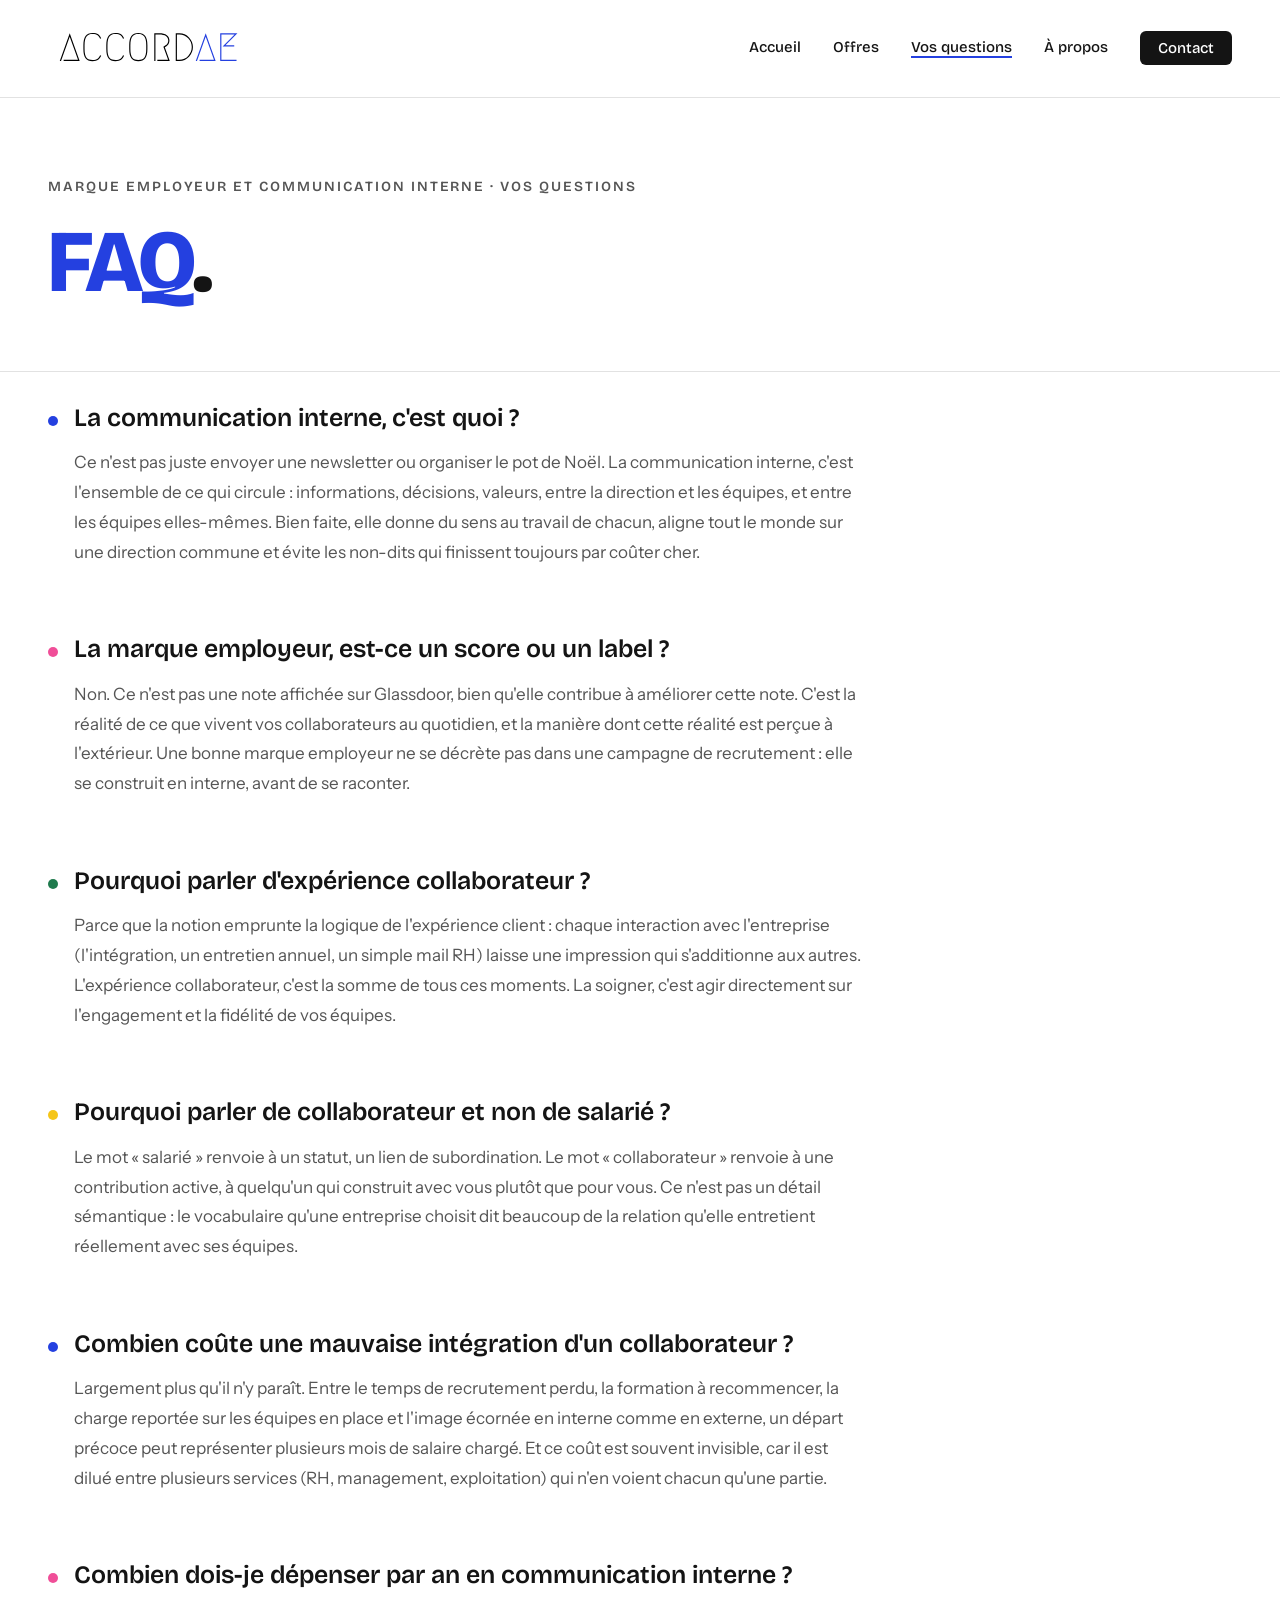
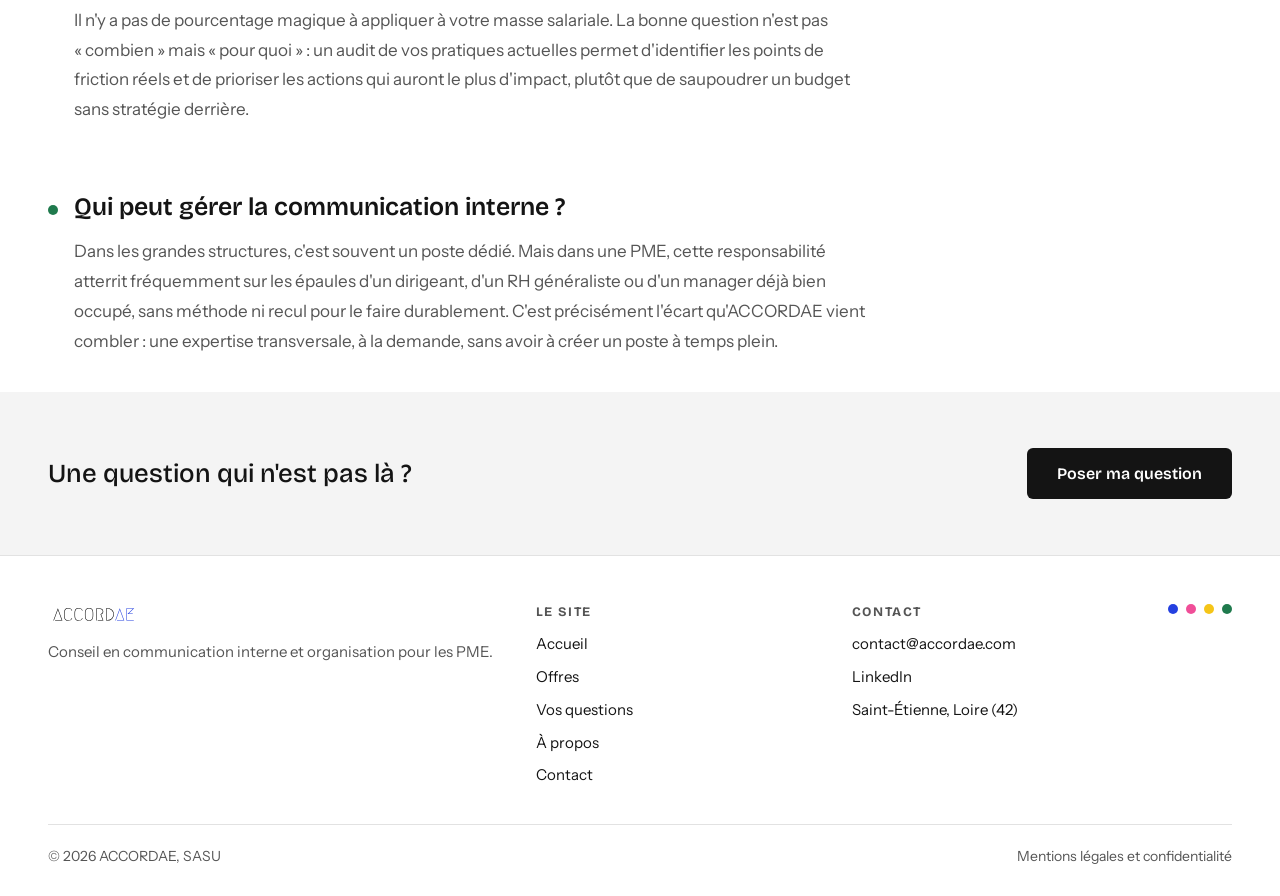
<file: vos-questions.html>
<!DOCTYPE html>
<html lang="fr">
<head>
<meta charset="utf-8">
<meta name="viewport" content="width=device-width, initial-scale=1">
<title>Marque employeur et communication interne : FAQ | ACCORDAE</title>
<meta name="description" content="Marque employeur, expérience collaborateur, coût d'une mauvaise intégration, budget : les réponses claires aux questions les plus fréquentes des PME.">
<link rel="canonical" href="https://www.accordae.com/vos-questions.html">
<meta property="og:type" content="website">
<meta property="og:locale" content="fr_FR">
<meta property="og:site_name" content="ACCORDAE">
<meta property="og:title" content="Marque employeur et communication interne : FAQ | ACCORDAE">
<meta property="og:description" content="Marque employeur, expérience collaborateur, coût d'une mauvaise intégration, budget : les réponses claires aux questions les plus fréquentes des PME.">
<meta property="og:url" content="https://www.accordae.com/vos-questions.html">
<meta property="og:image" content="https://www.accordae.com/assets/img/og-image.png">
<meta name="twitter:card" content="summary_large_image">
<meta name="theme-color" content="#2440E0">
<link rel="icon" type="image/png" href="assets/img/favicon.png">
<link rel="apple-touch-icon" href="assets/img/favicon.png">
<link rel="preconnect" href="https://fonts.googleapis.com">
<link rel="preconnect" href="https://fonts.gstatic.com" crossorigin>
<link rel="stylesheet" href="https://fonts.googleapis.com/css2?family=Bricolage+Grotesque:opsz,wght@12..96,300..800&family=Instrument+Sans:ital,wght@0,400;0,500;0,600;1,400&display=swap">
<link rel="stylesheet" href="assets/css/style.css?v=3">
</head>
<body>
<a class="skip" href="#contenu">Aller au contenu</a>
<header class="header">
  <a class="logo" href="index.html" aria-label="ACCORDAE, retour à l'accueil"><img src="assets/img/logo-accordae.svg" alt="ACCORDAE" width="124" height="30"></a>
  <button class="burger" type="button" aria-expanded="false" aria-controls="nav" aria-label="Ouvrir le menu"><span class="burger__bars"><span></span><span></span><span></span></span></button>
  <nav id="nav" class="nav" aria-label="Menu principal">
    <a href="index.html">Accueil</a>
    <a href="offres.html">Offres</a>
    <a href="vos-questions.html" aria-current="page">Vos questions</a>
    <a href="a-propos.html">À propos</a>
    <a href="contact.html" class="nav__cta">Contact</a>
  </nav>
</header>

<main id="contenu">
<section class="hero" style="padding-bottom:56px">
  <h1 class="h1"><span class="kicker" style="display:block">Marque employeur et communication interne · Vos questions</span><span class="big" style="font-size:88px">FAQ<span class="noir">.</span></span></h1>
</section>

<section class="bt" aria-label="Questions fréquentes">
  <div>
    <div class="acc__head acc__head--q" style="cursor:default;padding-bottom:14px">
      <h2 class="acc__q"><span class="dot" style="--c:#2440E0"></span>La communication interne, c'est quoi&nbsp;?</h2>
    </div>
    <div class="acc__ans" id="q-0"><p>Ce n'est pas juste envoyer une newsletter ou organiser le pot de Noël. La communication interne, c'est l'ensemble de ce qui circule&nbsp;: informations, décisions, valeurs, entre la direction et les équipes, et entre les équipes elles-mêmes. Bien faite, elle donne du sens au travail de chacun, aligne tout le monde sur une direction commune et évite les non-dits qui finissent toujours par coûter cher.</p></div>
  </div>
  <div>
    <div class="acc__head acc__head--q" style="cursor:default;padding-bottom:14px">
      <h2 class="acc__q"><span class="dot" style="--c:#F04E98"></span>La marque employeur, est-ce un score ou un label&nbsp;?</h2>
    </div>
    <div class="acc__ans" id="q-1"><p>Non. Ce n'est pas une note affichée sur Glassdoor, bien qu'elle contribue à améliorer cette note. C'est la réalité de ce que vivent vos collaborateurs au quotidien, et la manière dont cette réalité est perçue à l'extérieur. Une bonne <a href="https://www.francetravail.fr/employeur/des-conseils-pour-gerer-vos-ress/marque-employeur/quest-ce-que-la-marque-employeur.html" target="_blank" rel="noopener">marque employeur</a> ne se décrète pas dans une campagne de recrutement&nbsp;: elle se construit en interne, avant de se raconter.</p></div>
  </div>
  <div>
    <div class="acc__head acc__head--q" style="cursor:default;padding-bottom:14px">
      <h2 class="acc__q"><span class="dot" style="--c:#1F7A4D"></span>Pourquoi parler d'expérience collaborateur&nbsp;?</h2>
    </div>
    <div class="acc__ans" id="q-2"><p>Parce que la notion emprunte la logique de l'expérience client&nbsp;: chaque interaction avec l'entreprise (l'intégration, un entretien annuel, un simple mail RH) laisse une impression qui s'additionne aux autres. L'expérience collaborateur, c'est la somme de tous ces moments. La soigner, c'est agir directement sur l'engagement et la fidélité de vos équipes.</p></div>
  </div>
  <div>
    <div class="acc__head acc__head--q" style="cursor:default;padding-bottom:14px">
      <h2 class="acc__q"><span class="dot" style="--c:#F5C518"></span>Pourquoi parler de collaborateur et non de salarié&nbsp;?</h2>
    </div>
    <div class="acc__ans" id="q-3"><p>Le mot «&nbsp;salarié&nbsp;» renvoie à un statut, un lien de subordination. Le mot «&nbsp;collaborateur&nbsp;» renvoie à une contribution active, à quelqu'un qui construit avec vous plutôt que pour vous. Ce n'est pas un détail sémantique&nbsp;: le vocabulaire qu'une entreprise choisit dit beaucoup de la relation qu'elle entretient réellement avec ses équipes.</p></div>
  </div>
  <div>
    <div class="acc__head acc__head--q" style="cursor:default;padding-bottom:14px">
      <h2 class="acc__q"><span class="dot" style="--c:#2440E0"></span>Combien coûte une mauvaise intégration d'un collaborateur&nbsp;?</h2>
    </div>
    <div class="acc__ans" id="q-4"><p>Largement plus qu'il n'y paraît. Entre le temps de recrutement perdu, la formation à recommencer, la charge reportée sur les équipes en place et l'image écornée en interne comme en externe, un départ précoce peut représenter plusieurs mois de salaire chargé. Et ce coût est souvent invisible, car il est dilué entre plusieurs services (RH, management, exploitation) qui n'en voient chacun qu'une partie.</p></div>
  </div>
  <div>
    <div class="acc__head acc__head--q" style="cursor:default;padding-bottom:14px">
      <h2 class="acc__q"><span class="dot" style="--c:#F04E98"></span>Combien dois-je dépenser par an en communication interne&nbsp;?</h2>
    </div>
    <div class="acc__ans" id="q-5"><p>Il n'y a pas de pourcentage magique à appliquer à votre masse salariale. La bonne question n'est pas «&nbsp;combien&nbsp;» mais «&nbsp;pour quoi&nbsp;»&nbsp;: un audit de vos pratiques actuelles permet d'identifier les points de friction réels et de prioriser les actions qui auront le plus d'impact, plutôt que de saupoudrer un budget sans stratégie derrière.</p></div>
  </div>
  <div>
    <div class="acc__head acc__head--q" style="cursor:default;padding-bottom:14px">
      <h2 class="acc__q"><span class="dot" style="--c:#1F7A4D"></span>Qui peut gérer la communication interne&nbsp;?</h2>
    </div>
    <div class="acc__ans" id="q-6"><p>Dans les grandes structures, c'est souvent un poste dédié. Mais dans une PME, cette responsabilité atterrit fréquemment sur les épaules d'un dirigeant, d'un RH généraliste ou d'un manager déjà bien occupé, sans méthode ni recul pour le faire durablement. C'est précisément l'écart qu'ACCORDAE vient combler&nbsp;: une expertise transversale, à la demande, sans avoir à créer un poste à temps plein.</p></div>
  </div>
</section>

<section class="band" style="background:#F4F4F4;border-top:0">
  <p style="max-width:720px">Une question qui n'est pas là&nbsp;?</p>
  <a class="btn" href="contact.html">Poser ma question</a>
</section>
</main>

<footer class="footer">
  <div class="footer__grid">
    <div>
      <a class="logo" href="index.html"><img src="assets/img/logo-accordae.svg" alt="ACCORDAE" width="140" height="34"></a>
      <p class="footer__tag">Conseil en communication interne et organisation pour les PME.</p>
    </div>
    <div>
      <h2>Le site</h2>
      <ul><li><a href="index.html">Accueil</a></li><li><a href="offres.html">Offres</a></li><li><a href="vos-questions.html">Vos questions</a></li><li><a href="a-propos.html">À propos</a></li><li><a href="contact.html">Contact</a></li></ul>
    </div>
    <div>
      <h2>Contact</h2>
      <ul><li><a href="mailto:contact@accordae.com">contact@accordae.com</a></li><li><a href="https://www.linkedin.com/in/fantine-chovet" target="_blank" rel="noopener">LinkedIn</a></li><li>Saint-Étienne, Loire (42)</li></ul>
    </div>
    <div><span class="dots" aria-hidden="true"><span class="dot" style="--c:var(--bleu)"></span><span class="dot" style="--c:var(--rose)"></span><span class="dot" style="--c:var(--jaune)"></span><span class="dot" style="--c:var(--vert)"></span></span></div>
  </div>
  <div class="footer__bas">
    <span>© <span data-annee>2026</span> ACCORDAE, SASU</span>
    <a href="mentions-legales.html">Mentions légales et confidentialité</a>
  </div>
</footer>
<script src="assets/js/main.js?v=3" defer></script>
</body>
</html>
</file>
<file: assets/css/style.css>
/* ACCORDAE · feuille de style partagée */
:root{
  --bleu:#2440E0;--rose:#F04E98;--jaune:#F5C518;--vert:#1F7A4D;
  --fg:#141414;--sub:#555555;--line:rgba(20,20,20,.12);--line2:rgba(20,20,20,.3);--soft:rgba(20,20,20,.035);
  --titre:'Bricolage Grotesque',system-ui,sans-serif;--corps:'Instrument Sans',system-ui,sans-serif;
  --max:1232px;--pad:max(48px,calc((100vw - var(--max)) / 2));--r:6px;
}
*,*::before,*::after{box-sizing:border-box}
html{overflow-x:hidden;-webkit-text-size-adjust:100%}
body{margin:0;font:400 17px/1.65 var(--corps);color:var(--fg);background:#fff;overflow-x:hidden}
img,svg,video{display:block;max-width:100%}
img,video{height:auto}
a{color:inherit;text-decoration:none}
a:hover{opacity:.75}
:focus-visible{outline:3px solid var(--bleu);outline-offset:3px}
h1,h2,h3{margin:0;font-family:var(--titre)}
p{margin:0;text-wrap:pretty}
ul,ol{margin:0;padding:0;list-style:none}
button{font:inherit;color:inherit}
.skip{position:absolute;left:-999px;top:8px;z-index:100;background:var(--fg);color:#fff;padding:10px 16px;border-radius:var(--r)}
.skip:focus{left:8px}
.px{padding-left:var(--pad);padding-right:var(--pad)}
.bt{border-top:1px solid var(--line)}
.bleu{color:var(--bleu)}
.noir{color:var(--fg)}
.dot{display:inline-block;flex:none;width:10px;height:10px;border-radius:50%;background:var(--c,var(--bleu))}

/* en-tête */
.header{position:sticky;top:0;z-index:50;background:#fff;display:flex;align-items:center;justify-content:space-between;padding:24px var(--pad);border-bottom:1px solid var(--line)}
.logo img{height:auto;width:200px}
.nav{display:flex;gap:32px;align-items:center;font:500 15px var(--titre)}
.nav a{border-bottom:2px solid transparent}
.nav a[aria-current="page"]{border-bottom-color:var(--bleu)}
.nav .nav__cta{background:var(--fg);color:#fff;padding:8px 18px;border-radius:var(--r);border:0}
.nav .nav__cta[aria-current="page"]{background:var(--bleu)}
.burger{display:none;place-items:center;width:44px;height:44px;border:0;background:none;padding:0;margin-right:-10px;cursor:pointer}
.burger__bars{display:block;width:24px}
.burger__bars span{display:block;width:24px;height:2px;background:var(--fg);border-radius:2px;transition:transform .3s,opacity .3s}
.burger__bars span+span{margin-top:6px}
.nav-open .burger__bars span:nth-child(1){transform:translateY(8px) rotate(45deg)}
.nav-open .burger__bars span:nth-child(2){opacity:0}
.nav-open .burger__bars span:nth-child(3){transform:translateY(-8px) rotate(-45deg)}

/* titres */
.kicker{font:600 14px var(--titre);letter-spacing:.14em;text-transform:uppercase;color:var(--sub);margin:0 0 20px}
.h1{display:inline-block}
.h1 .pre{display:block;font:700 40px/1.1 var(--titre);letter-spacing:.03em}
.h1 .big{display:block;font:800 92px/1.08 var(--titre);letter-spacing:-.03em;padding-bottom:.06em;color:var(--bleu)}
.h2{font:800 52px/1.05 var(--titre);letter-spacing:-.02em}
.lead{font-size:18px;line-height:1.7;color:var(--sub);max-width:540px}

/* boutons */
.btn{display:inline-flex;align-items:center;justify-content:center;background:var(--fg);color:#fff;font:600 16px var(--titre);padding:17px 32px;border-radius:var(--r);border:0;cursor:pointer}
.lien{font:600 16px var(--titre);border-bottom:2px solid var(--fg)}
.actions{display:flex;flex-wrap:wrap;gap:16px 22px;align-items:center}

/* héro */
.hero{position:relative;padding:80px var(--pad) 64px}
.hero--split{display:grid;grid-template-columns:1.15fr 1fr;gap:40px;align-items:center;padding-top:90px;padding-bottom:70px}

.hero--apropos{grid-template-columns:1.2fr 1fr;gap:56px}

/* accueil : pastilles */
.orchestre{position:relative;width:100%;max-width:520px;height:340px;justify-self:center;display:grid;place-items:center}
.orchestre>svg{position:absolute;inset:0;width:100%;height:100%;overflow:visible;pointer-events:none}
.trait{fill:none;stroke:#EFEFEF;stroke-width:26;stroke-linecap:round;stroke-linejoin:round;stroke-dasharray:1;stroke-dashoffset:1;animation:draw 1.6s cubic-bezier(.6,0,.3,1) .2s forwards}
.bulles{position:relative;display:flex;gap:18px;align-items:center}
.pop{display:block;animation:popin .7s cubic-bezier(.34,1.56,.64,1) both}
.bob{display:block;animation:bob 4s ease-in-out infinite}
.bulle{cursor:pointer;display:grid;place-items:center;width:80px;height:80px;border-radius:50%;border:0;padding:0;background:var(--c);transition:transform .5s cubic-bezier(.34,1.4,.5,1)}
.bulle svg{width:47%;height:47%}
.bulle.is-active{transform:scale(1.12)}
@keyframes draw{to{stroke-dashoffset:0}}
@keyframes popin{from{transform:scale(0);opacity:0}to{transform:scale(1);opacity:1}}
@keyframes bob{0%,100%{transform:translateY(0)}50%{transform:translateY(-10px)}}

/* accueil : onglets */
.tabs{display:grid;grid-template-columns:repeat(4,1fr)}
.tab{cursor:pointer;text-align:left;padding:32px;background:none;border:0;border-right:1px solid var(--line);border-bottom:3px solid transparent;transition:background .3s,border-color .3s}
.tab:last-child{border-right:0}
.tab[aria-selected="true"]{background:rgba(20,20,20,.045);border-bottom-color:var(--c)}
.tab__num{font:700 13px var(--titre);letter-spacing:.06em;color:var(--c)}
.tab__short{display:block;font-size:14px;line-height:1.5;color:var(--sub);margin-top:10px}
.panel{display:grid;grid-template-columns:1fr 1.2fr;gap:48px;align-items:start;padding:56px var(--pad);border-top:1px solid var(--line)}
.panel[hidden]{display:none}
.pill{display:inline-block;font:600 13px var(--titre);letter-spacing:.08em;color:#fff;background:var(--c);padding:7px 16px;border-radius:var(--r);margin-bottom:18px;white-space:nowrap}
.panel h2{font:700 44px/1.1 var(--titre);letter-spacing:-.02em}
.panel p{color:var(--sub);margin-bottom:26px}
.points{display:flex;flex-direction:column;gap:12px}
.points li{display:flex;gap:12px;align-items:flex-start;font-weight:500;font-size:16px;line-height:1.5}
.points li::before{content:"";flex:none;width:10px;height:10px;border-radius:50%;background:var(--c,var(--bleu));margin-top:7px}
.points--s li{font-size:15px}
.points--s li::before{width:9px;height:9px}

/* accordéons (offres, questions) */
.acc{border-bottom:1px solid var(--line);transition:background .3s}
.acc.is-open{background:rgba(20,20,20,.03)}
.acc__head{width:100%;display:grid;grid-template-columns:64px 1fr auto;gap:28px;align-items:center;padding:34px var(--pad);background:none;border:0;cursor:pointer;text-align:left}
.acc__head--q{grid-template-columns:1fr auto;padding:30px var(--pad)}
.acc__ico{position:relative;width:52px;height:52px;border-radius:50%;display:grid;place-items:center}
.acc__ico::before{content:"";position:absolute;inset:0;border-radius:50%;border:1.5px dashed var(--c);opacity:.5}
.acc__ico span{width:18px;height:18px;border-radius:50%;background:var(--c)}
.acc__title{font:700 32px/1.1 var(--titre);letter-spacing:-.01em}
.acc__tag{font-size:15px;line-height:1.5;color:var(--sub);margin-top:6px}
.acc__q{font:600 25px/1.3 var(--titre);display:flex;gap:16px;align-items:baseline}
.plus{position:relative;flex:none;width:28px;height:28px;transition:transform .4s}
.plus::before,.plus::after{content:"";position:absolute;background:var(--sub);border-radius:1px}
.plus::before{left:0;right:0;top:50%;height:2px;margin-top:-1px}
.plus::after{top:0;bottom:0;left:50%;width:2px;margin-left:-1px}
.is-open .plus{transform:rotate(45deg)}
.acc__body{display:grid;grid-template-columns:1.2fr 1fr;gap:48px;padding:0 var(--pad) 42px calc(var(--pad) + 92px);align-items:start}
.acc__body[hidden],.acc__ans[hidden]{display:none}
.acc__body>p{font-size:16px;line-height:1.7;color:var(--sub)}
.acc__body .devis{display:inline-block;margin-top:10px;font:600 14px var(--titre);color:var(--c)}
.acc__ans{padding:0 var(--pad) 36px calc(var(--pad) + 26px)}
.acc__ans p{max-width:72ch}
.acc__ans p{font-size:17px;line-height:1.75;color:var(--sub)}

/* cartes */
.formules{padding:64px var(--pad)}
.cards{display:grid;grid-template-columns:1fr 1fr;gap:20px;align-items:stretch}
.card{border:1.5px solid var(--line);border-radius:20px;padding:36px;display:flex;flex-direction:column;gap:16px}
.card--accent{border-color:var(--bleu)}
.card h3{font:700 24px/1.15 var(--titre)}
.card--accent h3{font-size:28px}
.card p{font-size:15px;line-height:1.65;color:var(--sub)}
.card .bas{margin-top:auto;font-size:14px;font-weight:500;color:var(--sub)}
.card .points{margin-top:auto;gap:10px}
.tag{align-self:flex-start;font:600 12px var(--titre);letter-spacing:.1em;text-transform:uppercase;border:1.5px solid var(--c);color:var(--c);padding:5px 13px;border-radius:var(--r)}
.tag--plein{background:var(--bleu);border-color:var(--bleu);color:#fff;padding:6px 14px}
.conv{border-radius:10px;padding:32px;gap:14px}
.conv h3{font-size:22px;line-height:1.2}
.conv .dot{width:16px;height:16px}
.cards--3{grid-template-columns:repeat(3,1fr)}

/* bandeaux */
.band{display:flex;align-items:center;justify-content:space-between;gap:32px;padding:56px var(--pad);border-top:1px solid var(--line)}
.band p{font:500 26px/1.4 var(--titre);max-width:760px}
.band .btn{flex:none;padding:16px 30px}
.pulse{position:relative;flex:none;width:90px;height:90px;display:grid;place-items:center}
.pulse::before{content:"";position:absolute;inset:0;border-radius:50%;border:1px solid var(--line2);animation:ringpulse 4.5s ease-out infinite}
.pulse span{width:16px;height:16px;border-radius:50%;background:var(--bleu)}
@keyframes ringpulse{0%{transform:scale(.6);opacity:.5}100%{transform:scale(1.5);opacity:0}}

/* à propos */
.portrait{position:relative;width:100%;max-width:360px;aspect-ratio:6/7;justify-self:center}
.portrait img{width:100%;height:100%;object-fit:cover;border-radius:10px}
.linkedin{align-self:flex-start;display:flex;gap:10px;align-items:center;font:600 16px var(--titre);border-bottom:2px solid var(--fg);padding-bottom:2px}

/* contact */
.contact{flex:1}
.coord-wrap{position:relative}
.coord{display:flex;flex-direction:column;gap:16px;font-weight:500}
.coord li{display:flex;gap:14px;align-items:center}
.coord .dot{width:12px;height:12px}
.coord a{border-bottom:1.5px solid var(--line2)}

/* contact : dessin enveloppe */
.contact__mail{position:absolute;right:var(--pad);top:50%;transform:translateY(-50%);width:min(34vw,440px);height:auto;overflow:visible;pointer-events:none;z-index:0}
.contact>*:not(.contact__mail){position:relative;z-index:1}
@media (min-width:901px){.contact{padding-right:calc(var(--pad) + min(34vw,440px) + 40px)}}
@media (max-width:1150px){.contact__mail{display:none}.contact{padding-right:var(--pad)}}

/* FAQ : fil organique */
.fil{position:absolute;top:0;right:var(--pad);width:220px;height:100%;overflow:visible;pointer-events:none;z-index:0}
.fil path{fill:none;stroke:#EFEFEF;stroke-width:22;stroke-linecap:round;stroke-linejoin:round}
[data-fil] .acc__head,[data-fil] .acc__ans{position:relative;z-index:1}
@media (max-width:1150px){.fil{display:none}}

/* mentions */
.prose>*{max-width:760px}
.prose{display:flex;flex-direction:column;gap:14px;padding:64px var(--pad)}
.prose h2{font:700 26px/1.2 var(--titre);margin-top:28px}
.prose h2:first-child{margin-top:0}
.prose ul{display:flex;flex-direction:column;gap:6px;padding-left:20px;list-style:disc}
.prose a{text-decoration:underline}
.note{font-size:14px;color:var(--sub)}
.todo{background:#FFF3B8;font-weight:600;padding:1px 6px;border-radius:4px;outline:1.5px dashed #C9A100}

/* pied de page */
.footer{border-top:1px solid var(--line);padding:48px var(--pad) 28px;font-size:15px}
.footer__grid{display:grid;grid-template-columns:1.6fr 1fr 1fr auto;gap:30px}
.footer .logo img{height:22px;width:auto}
.footer__tag{margin-top:14px;color:var(--sub)}
.footer h2{font:700 13px var(--titre);letter-spacing:.12em;text-transform:uppercase;color:var(--sub);margin-bottom:12px}
.footer ul{display:flex;flex-direction:column;gap:8px}
.dots{display:flex;gap:8px}
.footer__bas{margin-top:36px;padding-top:20px;border-top:1px solid var(--line);display:flex;flex-wrap:wrap;gap:10px 24px;justify-content:space-between;color:var(--sub);font-size:14px}

/* mobile */
@media (max-width:900px){
  :root{--pad:22px}
  .acc__ans p{max-width:none}
  .header{padding:16px var(--pad)}
  .logo img{height:24px;width:auto}
  .burger{display:grid}
  .nav{display:none;position:fixed;top:57px;left:0;right:0;height:calc(100vh - 57px);background:#fff;flex-direction:column;align-items:stretch;gap:0;padding:16px var(--pad) 40px;overflow-y:auto}
  .nav-open .nav{display:flex}
  body.nav-open{overflow:hidden}
  .nav a{font-size:24px;font-weight:600;padding:14px 0;border-bottom:1px solid var(--line)}
  .nav a[aria-current="page"]{color:var(--bleu);border-bottom-color:var(--line)}
  .nav .nav__cta{margin-top:20px;text-align:center;font-size:18px;padding:16px}
  .nav .nav__cta[aria-current="page"]{color:#fff}
  .hero{padding-top:48px;padding-bottom:40px}
  .hero--split{grid-template-columns:1fr;gap:36px}
  .h1 .big{font-size:60px!important;line-height:1.03}
  .h1 .pre{font-size:28px!important}
  .h2{font-size:34px}
  .orchestre{height:220px}
  .bulle{width:64px;height:64px}
  .bulles{gap:12px}
  .tabs{grid-template-columns:1fr 1fr}
  .tab{padding:22px;border-bottom-width:3px}
  .tab:nth-child(2){border-right:0}
  .panel{grid-template-columns:1fr;gap:20px;padding-top:40px;padding-bottom:40px}
  .panel h2{font-size:32px}
  .acc__head{grid-template-columns:44px 1fr auto;gap:16px;padding:24px var(--pad)}
  .acc__head--q{grid-template-columns:1fr auto}
  .acc__ico{width:40px;height:40px}
  .acc__title{font-size:24px}
  .acc__q{font-size:20px}
  .acc__body{grid-template-columns:1fr;gap:20px;padding:0 var(--pad) 32px}
  .acc__ans{padding:0 var(--pad) 28px}
  .cards,.cards--3{grid-template-columns:1fr}
  .card{padding:28px}
  .formules{padding:48px var(--pad)}
  .band{flex-direction:column;align-items:flex-start;gap:20px;padding:44px var(--pad)}
  .band p{font-size:22px}
  .contact__mail{display:none}
  .apropos-photo{order:2;max-width:240px!important}
  .portrait{width:100%;max-width:240px;height:auto;aspect-ratio:6/7;justify-self:start}
  .footer__grid{grid-template-columns:1fr 1fr}
  .footer__grid>div:first-child{grid-column:1/-1}
}
@media (max-width:540px){
  .h1 .big{font-size:44px!important}
  .tabs{grid-template-columns:1fr}
  .tab{border-right:0;border-bottom:1px solid var(--line)}
  .tab[aria-selected="true"]{border-bottom:3px solid var(--c)}
  .bulle{width:56px;height:56px}
}
@media (prefers-reduced-motion:reduce){
  *,*::before,*::after{animation-duration:.01ms!important;animation-delay:0s!important;animation-iteration-count:1!important;transition:none!important}
}
</file>
